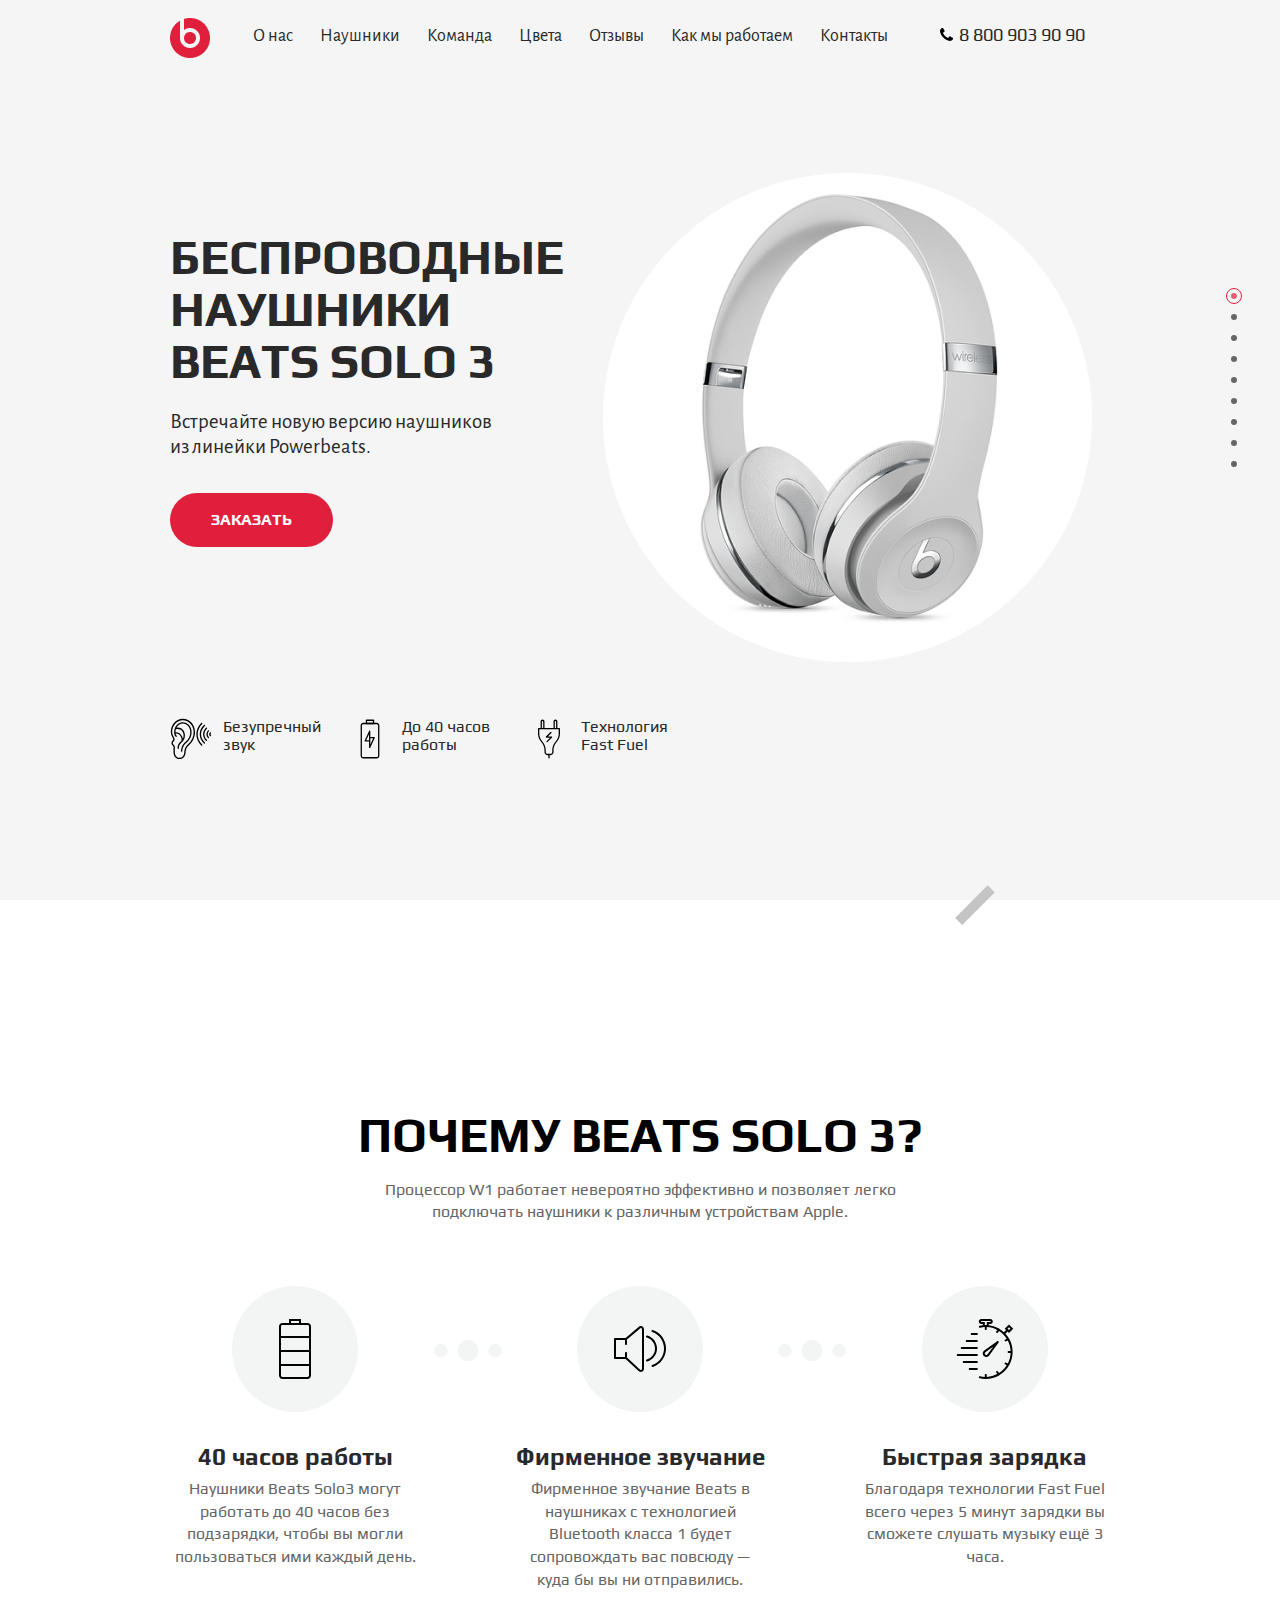
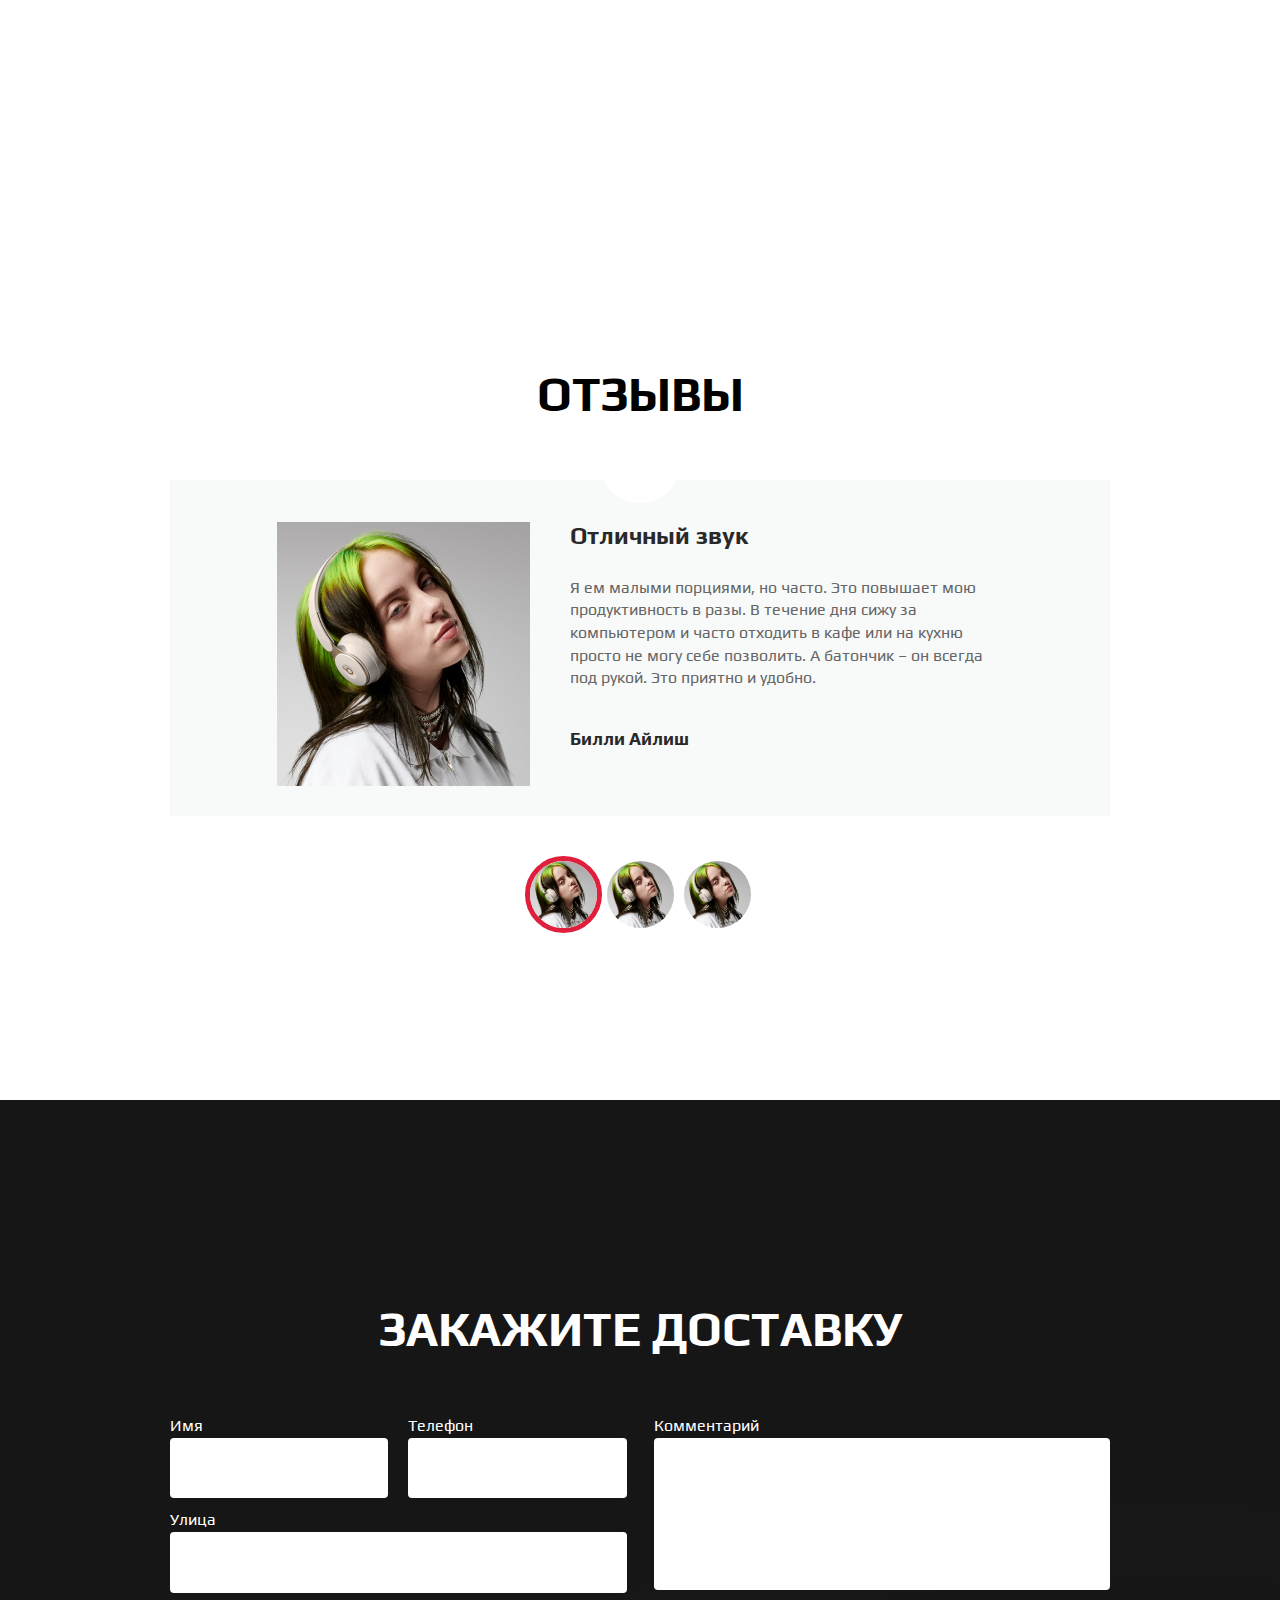
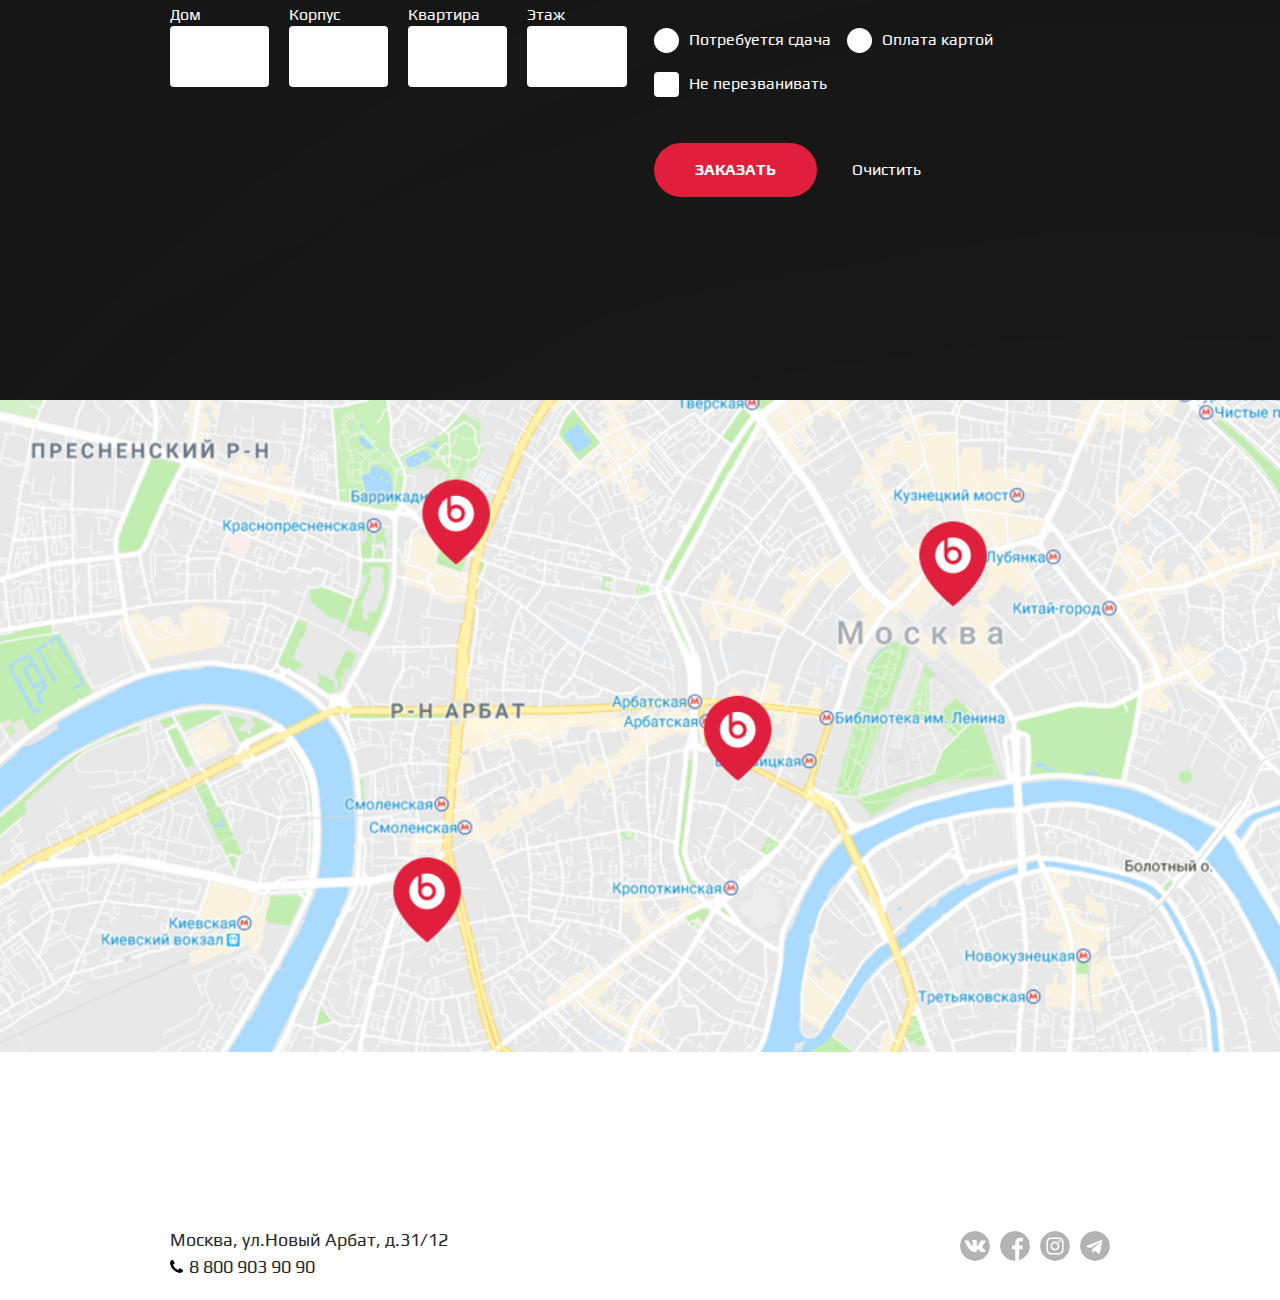
<file: beats-rem/index.html>
<!DOCTYPE html>
<html lang="ru">
<head>
    <meta charset="UTF-8">
    <meta http-equiv="X-UA-Compatible" content="IE=edge">
    <meta name="viewport" content="width=device-width, initial-scale=1.0, shrink-to-fit=no">
    <title>Beats</title>
    <link rel="stylesheet" href="css/normalize.css">
    <link rel="stylesheet" href="css/main.css">
</head>

<body>
    <div class="wrapper">
        <div class="main-content">
            <section class="hero">
                <div class="container hero__container">
                    <header class="header">
                        <img src="./img/logo.png" alt="Beats logo" class="logo header__logo">
                        <nav class="menu">
                            <ul class="menu__list">
                                <li class="menu__item"> <a href="#" class="menu__link">О нас</a> </li>
                                <li class="menu__item"> <a href="#" class="menu__link">Наушники</a> </li>
                                <li class="menu__item"> <a href="#" class="menu__link">Команда</a> </li>
                                <li class="menu__item"> <a href="#" class="menu__link">Цвета</a> </li>
                                <li class="menu__item"> <a href="#" class="menu__link">Отзывы</a> </li>
                                <li class="menu__item"> <a href="#" class="menu__link">Как мы работаем</a> </li>
                                <li class="menu__item"> <a href="#" class="menu__link">Контакты </a> </li>
                            </ul>
                        </nav>
                        <address class="contacts header__contacts">
                            <a href="tel:+78009039090" class="contacts__phone header__contacts-phone">8 800 903 90 90</a>
                        </address>
                        <a href="" class="hamburger-menu">
                            <span class="hamburger-menu__strip"></span>
                            <span class="hamburger-menu__strip"></span>
                            <span class="hamburger-menu__strip"></span>
                        </a>
                    </header>

                    <div class="hero__title-section">
                        <h1 class="hero__main-title">Беспроводные наушники Beats Solo 3</h1>
                        <div class="hero__subtitle">Встречайте новую версию наушников из линейки Powerbeats.</div>
                        <a href="#" class="button">ЗАКАЗАТЬ</a>
                    </div>
                    <div class="hero__icons-section">
                        <ul class="triggers">
                            <li class="triggers__item trigger">
                                <div class="trigger__icon">
                                    <svg class="trigger__img">
                                        <use xlink:href="./svg/sprite.svg#hero-1"></use>
                                   </svg>
                                </div>
                                    <h4 class="trigger__text">Безупречный звук</h3>
                            </li>
                            <li class="triggers__item trigger">
                                <div class="trigger__icon">
                                    <svg class="trigger__img">
                                        <use xlink:href="./svg/sprite.svg#hero-2"></use>
                                   </svg>
                                </div>
                                    <h4 class="trigger__text">До 40 часов работы</h3>
                            </li>
                            <li class="triggers__item trigger">
                                <div class="trigger__icon">
                                    <svg class="trigger__img">
                                        <use xlink:href="./svg/sprite.svg#hero-3"></use>
                                   </svg>                                
                                </div>
                                    <h4 class="trigger__text">Технология Fast Fuel</h3>
                            </li>
                        </ul>
                    </div>  
                </div>
            </section>


            <section class="section benefits-section">
                <div class="container">
                    <div class="topblock">
                        <h2 class="section__title topblock__title">почему beats solo 3?</h2>
                        <h4 class="topblock__subtitle">Процессор W1 работает невероятно эффективно и позволяет легко подключать наушники к различным устройствам Apple.</h3>
                    </div>
                
                    <ul class="benefits">
                        <li class="benefits__item benefit">
                            <div class="benefit__img">
                                <div class="benefit__img-wrapper">
                                    <svg class="benefit__icon">
                                        <use xlink:href="./svg/sprite.svg#feat-1"></use>
                                   </svg>                                
                                </div>                         
                            </div>
                            <div class="benefit__text">
                                <h3 class="benefit__title">40 часов работы</h3>
                                <div class="benefit__desc">
                                    <p>Наушники Beats Solo3 могут работать 
                                        до 40 часов без подзарядки, чтобы вы 
                                        могли пользоваться ими каждый день.
                                    </p>
                                </div>
                            </div>
                        </li>
                        <li class="benefits__item benefit">
                            <div class="benefit__img">
                                <div class="benefit__img-wrapper">
                                    <svg class="benefit__icon">
                                        <use xlink:href="./svg/sprite.svg#feat-2"></use>
                                   </svg>                                 
                                </div>                         
                            </div>
                            <div class="benefit__text">
                                <h3 class="benefit__title">Фирменное звучание</h3>
                                <div class="benefit__desc">
                                    <p>Фирменное звучание Beats в наушниках 
                                        с технологией Bluetooth класса 
                                        1 будет сопровождать вас повсюду — 
                                        куда бы вы ни отправились.
                                    </p>
                                </div>
                            </div>
                        </li>
                        <li class="benefits__item benefit">
                            <div class="benefit__img">
                                <div class="benefit__img-wrapper">
                                    <svg class="benefit__icon">
                                        <use xlink:href="./svg/sprite.svg#feat-3"></use>
                                   </svg>                                 
                                </div>                         
                            </div>
                            <div class="benefit__text">
                                <h3 class="benefit__title">Быстрая зарядка</h3>
                                <div class="benefit__desc">
                                    <p>Благодаря технологии Fast Fuel 
                                        всего через 5 минут зарядки вы 
                                        сможете слушать музыку ещё 3 часа.
                                    </p>
                                </div>
                            </div>
                        </li>
                    </ul>
                </div>
            </section>

            <section class="section reviews-section">
                <div class="container">
                    <h2 class="section__title reviews__section-title">отзывы</h2>
                    <div class="reviews">
                        <div class="reviews__display">
                            <div class="reviews__display-inside">
                                <div class="reviews__avatar">
                                    <img src="./img/avatar1.png" class="reviews__avatar-img" alt="user avatar">
                                </div> 
                                <article class="reviews__content">
                                   <h3 class="reviews__title">Отличный звук</h3>
                                    <div class="reviews__text">
                                        <p> 
                                            Я ем малыми порциями, но часто. Это повышает мою продуктивность в разы. В течение дня сижу за компьютером и часто отходить в кафе или на кухню просто не могу себе позволить. А батончик – он всегда под рукой. Это приятно и удобно.                                
                                        </p>
                                    </div>
                                    <div class="reviews__author-name">Билли Айлиш</div>
                                </article> 
                            </div>
                        </div>
                        <ul class="reviews__switcher">
                            <li class="reviews__switcher-item interactive-avatar interactive-avatar--active">
                                <a href="#" class="interactive-avatar__link">
                                    <img src="./img/avatar1.png" alt="user photo" class="interactive-avatar__img">
                                </a>
                            </li>
                            <li class="reviews__switcher-item interactive-avatar">
                                <a href="#" class="interactive-avatar__link">
                                    <img src="./img/avatar1.png" alt="user photo" class="interactive-avatar__img">
                                </a>
                            </li>
                            <li class="reviews__switcher-item interactive-avatar">
                                <a href="#" class="interactive-avatar__link">
                                    <img src="./img/avatar1.png" alt="user photo" class="interactive-avatar__img">
                                </a>
                            </li>
                        </ul>        
                    </div>
                </div>
            </section>

            <section class="section order-section section--font-white">
                <div class="container">
                    <h2 class="section__title section__title--form">закажите доставку</h2>
                    <form class="form">
    
                        <div class="form__col form__col--one">
                            <div class="form__row">
                                <label class="form__block">
                                    <div class="form__title">Имя</div>
                                    <input type="text" class="form__input">
                                </label>
                                <label class="form__block">
                                    <div class="form__title">Телефон</div>
                                    <input type="tel" class="form__input">
                                </label>
                            </div>
                            <div class="form__row">
                                <label class="form__block">
                                    <div class="form__title">Улица</div>
                                    <input type="text" class="form__input">
                                </label>
                            </div>
                            <div class="form__row">
                                <label class="form__block">
                                    <div class="form__title">Дом</div>
                                    <input type="number" class="form__input">
                                </label>
                                <label class="form__block">
                                    <div class="form__title">Корпус</div>
                                    <input type="text" class="form__input">
                                </label>
                                <label class="form__block">
                                    <div class="form__title">Квартира</div>
                                    <input type="number" class="form__input">
                                </label>
                                <label class="form__block">
                                    <div class="form__title">Этаж</div>
                                    <input type="number" class="form__input">
                                </label>
                            </div>
                        </div>

                        <div class="form__col">
                            <div class="form__row">
                                <label class="form__block">
                                    <div class="form__title">Комментарий</div>
                                    <textarea class="form__input form__input--textarea"></textarea>
                                </label>
                            </div>
                            <div class="form__controls">
                                <label class="radio">
                                    <input type="radio" name="option" class="radio__elem">
                                    <div class="radio__display"></div>
                                    <div class="radio__title">Потребуется сдача</div>
                                </label>
                                <label class="radio">
                                    <input type="radio" name="option" class="radio__elem">
                                    <div class="radio__display"></div>
                                    <div class="radio__title">Оплата картой</div>
                                </label>
                            </div>
                            <div class="form__controls">
                                <label class="radio radio--checkbox">
                                    <input type="checkbox" class="radio__elem">
                                    <div class="radio__display"></div>
                                    <div class="radio__title">Не перезванивать</div>
                                </label>
                            </div> 
                            <div class="form__buttons">
                                <input type="submit" value="ЗАКАЗАТЬ" class="button"></input>
                                <input type="reset" value="Очистить" class="button button--no-bg"></input>
                            </div>
                        </div>
                    </form>
                </div>
            </section>

            <section class="section map-section">
                <div class="map">
                    <img src="./img/map.png" alt="map" class="map__img">
                </div>
                
                    <footer class="footer">
                        <div class="container footer__container-section">                      
                            <div class="footer__col">
                                <address class="contacts">
                                    <div class="contacts__address">Москва, ул.Новый Арбат, д.31/12</div>
                                    <a href="tel:+78009039090" class="contacts__phone">8 800 903 90 90</a>
                                </address> 
                            </div>
                            <div class="footer__col">
                                <ul class="socials socials--footer">
                                    <li class="socials__item">
                                        <a href="#" class="socials__icon socials__icon--vk">
                                            <svg class="socials__img socials__img--vk">
                                                <use xlink:href="./svg/sprite.svg#vk"></use>
                                           </svg>                                        
                                        </a>    
                                    </li>
                                    <li class="socials__item">
                                        <a href="#" class="socials__icon socials__icon--fb">
                                            <svg class="socials__img socials__img--fb">
                                                <use xlink:href="./svg/sprite.svg#fb"></use>
                                           </svg>                                        
                                        </a>    
                                    </li>
                                    <li class="socials__item">
                                        <a href="#" class="socials__icon socials__icon--insta">
                                            <svg class="socials__img socials__img--insta">
                                                <use xlink:href="./svg/sprite.svg#insta"></use>
                                           </svg>                                        
                                        </a>    
                                    </li>
                                    <li class="socials__item">
                                        <a href="#" class="socials__icon socials__icon--telegram">
                                            <svg class="socials__img socials__img--telegram">
                                                <use xlink:href="./svg/sprite.svg#telega"></use>
                                           </svg>                                        
                                        </a>    
                                    </li>
                                </ul>
                            </div>    
                        </div>
                    </footer>
            </section>

        </div>
    </div>
 
    <nav class="fixed-menu">
        <ul class="fixed-menu__list">
            <li class="fixed-menu__item fixed-menu__item--active"> <a href="" class="fixed-menu__link"></a> </li>
            <li class="fixed-menu__item"> <a href="" class="fixed-menu__link"></a> </li>
            <li class="fixed-menu__item"> <a href="" class="fixed-menu__link"></a> </li>
            <li class="fixed-menu__item"> <a href="" class="fixed-menu__link"></a> </li>
            <li class="fixed-menu__item"> <a href="" class="fixed-menu__link"></a> </li>
            <li class="fixed-menu__item"> <a href="" class="fixed-menu__link"></a> </li>
            <li class="fixed-menu__item"> <a href="" class="fixed-menu__link"></a> </li>
            <li class="fixed-menu__item"> <a href="" class="fixed-menu__link"></a> </li>
            <li class="fixed-menu__item"> <a href="" class="fixed-menu__link"></a> </li>
        </ul>
    </nav>

</body>
</html>
</file>
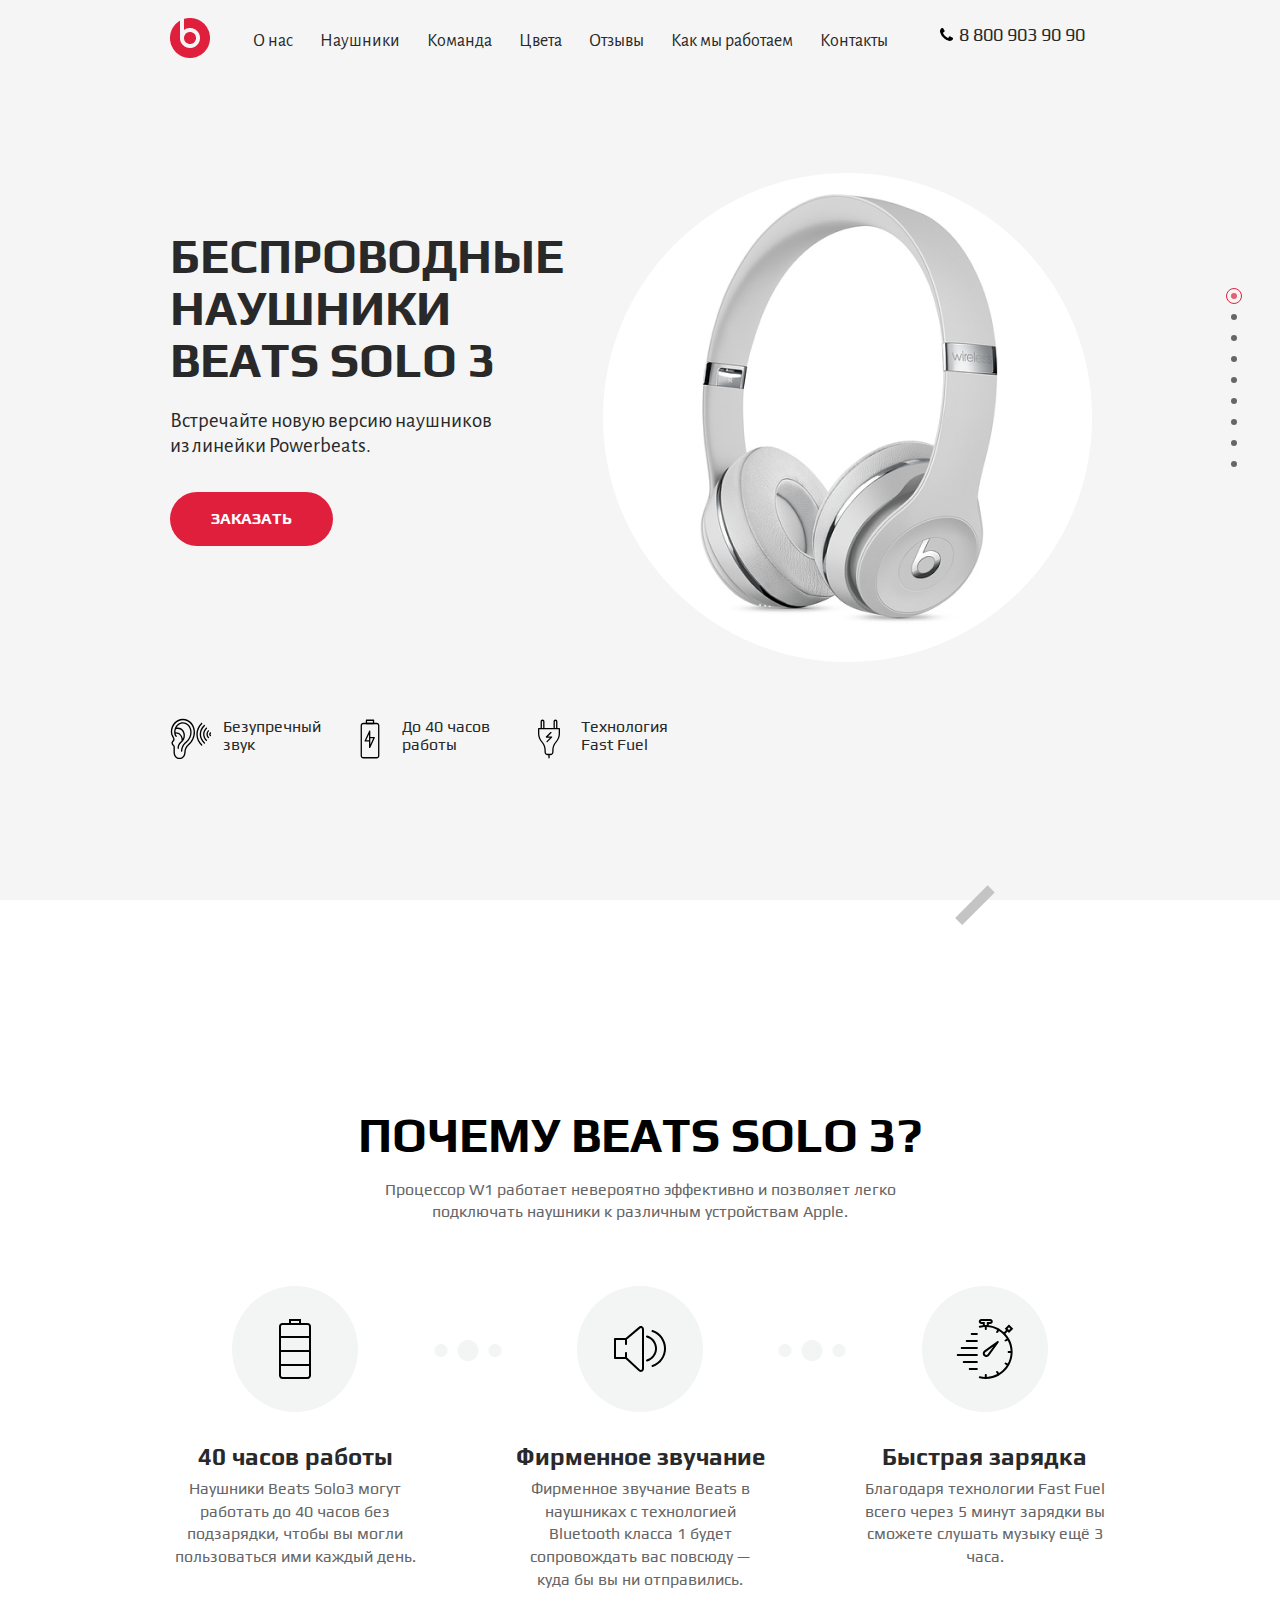
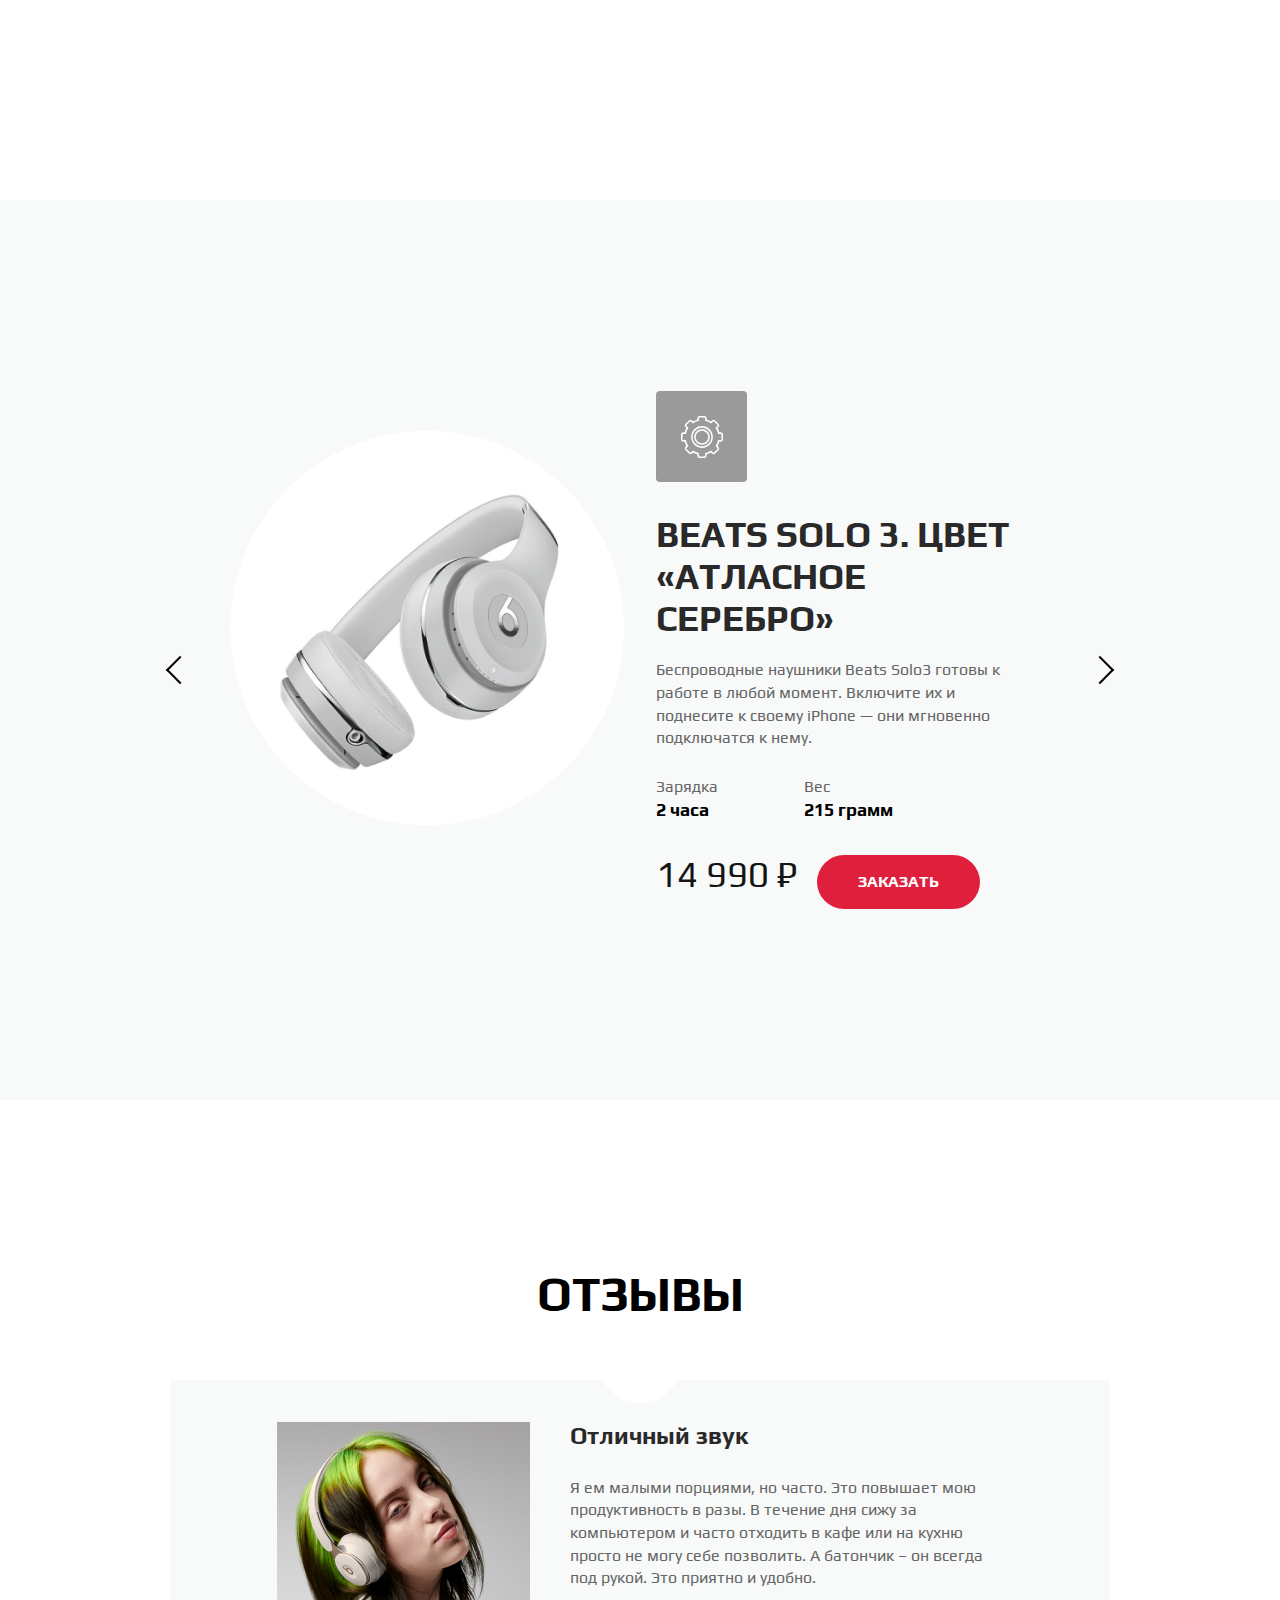
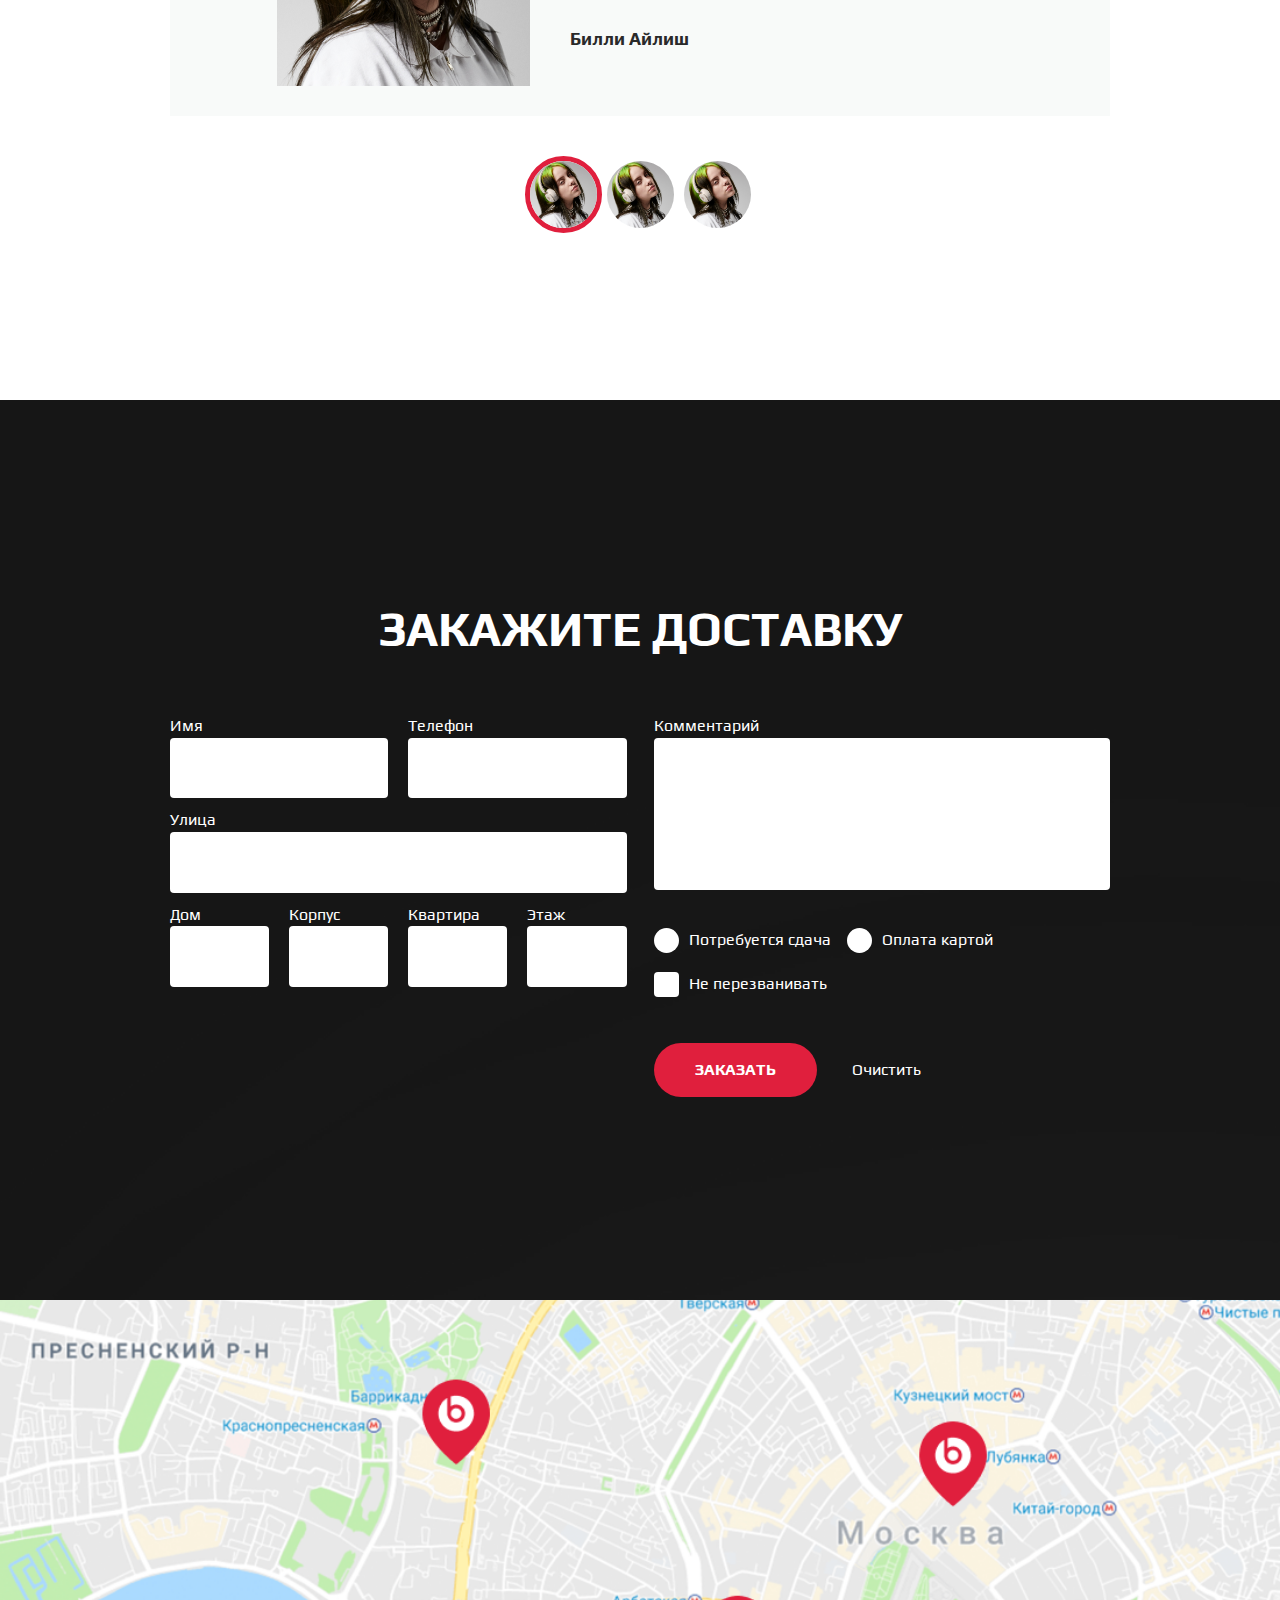
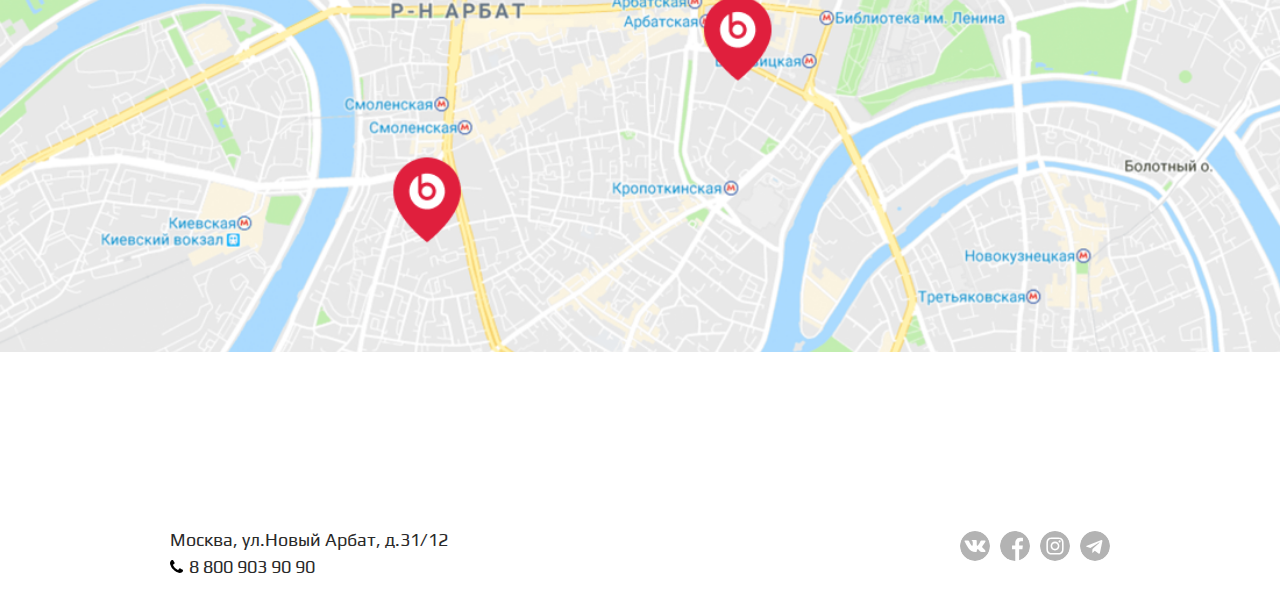
<file: beats3.0/index.html>
<!DOCTYPE html>
<html lang="ru">
<head>
    <meta charset="UTF-8">
    <meta http-equiv="X-UA-Compatible" content="IE=edge">
    <meta name="viewport" content="width=device-width, initial-scale=1.0, shrink-to-fit=no">
    <title>Beats</title>
    <link rel="stylesheet" href="css/normalize.css">
    <link rel="stylesheet" href="css/main.css">
</head>

<body id="body">
    <div class="wrapper">
        <div class="main-content">
            <section class="hero">
                <div class="container hero__container">
                    <header class="header">
                        <img src="./img/logo.png" alt="Beats logo" class="logo header__logo">
                        <nav class="menu">
                            <ul class="menu__list">
                                <li class="menu__item"> <a href="#" class="menu__link">О нас</a> </li>
                                <li class="menu__item"> <a href="#" class="menu__link">Наушники</a> </li>
                                <li class="menu__item"> <a href="#" class="menu__link">Команда</a> </li>
                                <li class="menu__item"> <a href="#" class="menu__link">Цвета</a> </li>
                                <li class="menu__item"> <a href="#" class="menu__link">Отзывы</a> </li>
                                <li class="menu__item"> <a href="#" class="menu__link">Как мы работаем</a> </li>
                                <li class="menu__item"> <a href="#" class="menu__link">Контакты </a> </li>
                            </ul>
                        </nav>
                        <address class="contacts header__contacts">
                            <a href="tel:+78009039090" class="contacts__phone header__contacts-phone">8 800 903 90 90</a>
                        </address>
                        <a href="#" class="hamburger-menu" id="hamburger-menu">
                            <span class="hamburger-menu__strip"></span>
                            <span class="hamburger-menu__strip"></span>
                            <span class="hamburger-menu__strip"></span>
                        </a>
                    </header>

                    <div class="hero__title-section">
                        <h1 class="hero__main-title">Беспроводные наушники Beats Solo 3</h1>
                        <div class="hero__subtitle">Встречайте новую версию наушников из линейки Powerbeats.</div>
                        <a href="#" class="button">ЗАКАЗАТЬ</a>
                    </div>
                    <div class="hero__icons-section">
                        <ul class="triggers">
                            <li class="triggers__item trigger">
                                <div class="trigger__icon">
                                    <svg class="trigger__img">
                                        <use xlink:href="./svg/sprite.svg#hero-1"></use>
                                   </svg>
                                </div>
                                    <h4 class="trigger__text">Безупречный звук</h3>
                            </li>
                            <li class="triggers__item trigger">
                                <div class="trigger__icon">
                                    <svg class="trigger__img">
                                        <use xlink:href="./svg/sprite.svg#hero-2"></use>
                                   </svg>
                                </div>
                                    <h4 class="trigger__text">До 40 часов работы</h3>
                            </li>
                            <li class="triggers__item trigger">
                                <div class="trigger__icon">
                                    <svg class="trigger__img">
                                        <use xlink:href="./svg/sprite.svg#hero-3"></use>
                                   </svg>                                
                                </div>
                                    <h4 class="trigger__text">Технология Fast Fuel</h3>
                            </li>
                        </ul>
                    </div>  
                </div>
            </section>


            <section class="section benefits-section">
                <div class="container">
                    <div class="topblock">
                        <h2 class="section__title topblock__title">почему beats solo 3?</h2>
                        <h4 class="topblock__subtitle">Процессор W1 работает невероятно эффективно и позволяет легко подключать наушники к различным устройствам Apple.</h3>
                    </div>
                
                    <ul class="benefits">
                        <li class="benefits__item benefit">
                            <div class="benefit__img">
                                <div class="benefit__img-wrapper">
                                    <svg class="benefit__icon">
                                        <use xlink:href="./svg/sprite.svg#feat-1"></use>
                                   </svg>                                
                                </div>                         
                            </div>
                            <div class="benefit__text">
                                <h3 class="benefit__title">40 часов работы</h3>
                                <div class="benefit__desc">
                                    <p>Наушники Beats Solo3 могут работать 
                                        до 40 часов без подзарядки, чтобы вы 
                                        могли пользоваться ими каждый день.
                                    </p>
                                </div>
                            </div>
                        </li>
                        <li class="benefits__item benefit">
                            <div class="benefit__img">
                                <div class="benefit__img-wrapper">
                                    <svg class="benefit__icon">
                                        <use xlink:href="./svg/sprite.svg#feat-2"></use>
                                   </svg>                                 
                                </div>                         
                            </div>
                            <div class="benefit__text">
                                <h3 class="benefit__title">Фирменное звучание</h3>
                                <div class="benefit__desc">
                                    <p>Фирменное звучание Beats в наушниках 
                                        с технологией Bluetooth класса 
                                        1 будет сопровождать вас повсюду — 
                                        куда бы вы ни отправились.
                                    </p>
                                </div>
                            </div>
                        </li>
                        <li class="benefits__item benefit">
                            <div class="benefit__img">
                                <div class="benefit__img-wrapper">
                                    <svg class="benefit__icon">
                                        <use xlink:href="./svg/sprite.svg#feat-3"></use>
                                   </svg>                                 
                                </div>                         
                            </div>
                            <div class="benefit__text">
                                <h3 class="benefit__title">Быстрая зарядка</h3>
                                <div class="benefit__desc">
                                    <p>Благодаря технологии Fast Fuel 
                                        всего через 5 минут зарядки вы 
                                        сможете слушать музыку ещё 3 часа.
                                    </p>
                                </div>
                            </div>
                        </li>
                    </ul>
                </div>
            </section>

            <section class="section slider-section">
                <div class="container products-slider__container">
                    <div class="products-slider">

                        <ul class="products">
                            <li class="products__item product">
                                <div class="product__container">
                                    <div class="product-slider__arrows">
                                        <a href="#" class="product-slider__arrow product-slider__arrow--left"></a>
                                        <a href="#" class="product-slider__arrow product-slider__arrow--right"></a>
                                    </div>
                                    <div class="product__col product__col--left">
                                        <img src="./img/slider-photo/slider-silver.png" alt="наушники beats solo 3" class="product__photo">
                                    </div>
                                    <div class="product__col">
                                        <div class="product__features">
                                            <svg class="product__features-img">
                                                <use xlink:href="./svg/sprite.svg#gear-1"></use>
                                           </svg>
                                        
                                            <div class="product-dropdown">
                                                <ul class="product-dropdown__list">
                                                    <li class="product-dropdown__item">
                                                        <div class="product-dropdown__col">
                                                            <svg class="product-dropdown__icon">
                                                                <use xlink:href="./svg/sprite.svg#bluetooth"></use>
                                                            </svg>
                                                            <div class="product-dropdown__text">Bluetooth</div>
                                                        </div>
                                                    <div class="product-dropdown__value">4.0</div>
                                                    </li>
                                                    <li class="product-dropdown__item">
                                                        <div class="product-dropdown__col">
                                                            <svg class="product-dropdown__icon">
                                                                <use xlink:href="./svg/sprite.svg#road"></use>
                                                            </svg>
                                                            <div class="product-dropdown__text">Дальность</div>
                                                        </div>
                                                    <div class="product-dropdown__value">12 м</div>
                                                    </li>
                                                    <li class="product-dropdown__item">
                                                        <div class="product-dropdown__col">
                                                            <svg class="product-dropdown__icon">
                                                                <use xlink:href="./svg/sprite.svg#charger"></use>
                                                            </svg>
                                                            <div class="product-dropdown__text">Зарядка</div>
                                                        </div>
                                                    <div class="product-dropdown__value">3 ч</div>
                                                    </li>
                                                    <li class="product-dropdown__item">
                                                        <div class="product-dropdown__col">
                                                            <svg class="product-dropdown__icon">
                                                                <use xlink:href="./svg/sprite.svg#kg"></use>
                                                            </svg>
                                                            <div class="product-dropdown__text">Вес</div>
                                                        </div>
                                                    <div class="product-dropdown__value">215гр</div>
                                                    </li>
                                                    <li class="product-dropdown__item">
                                                        <div class="product-dropdown__col">
                                                            <svg class="product-dropdown__icon">
                                                                <use xlink:href="./svg/sprite.svg#patent"></use>
                                                            </svg>
                                                            <div class="product-dropdown__text">Гарантия</div>
                                                        </div>
                                                    <div class="product-dropdown__value">1 год</div>
                                                    </li> 
                                                </ul>
                                            </div>
                                        </div>
                                        <div class="product__title">beats solo 3. цвет «атласное серебро»</div>
                                            <div class="product__desc">
                                                <div class="product__desk-main">
                                                    <div class="product__text">
                                                        <p>Беспроводные наушники Beats Solo3 готовы к работе в любой момент. Включите их и поднесите
                                                            к своему iPhone — они мгновенно подключатся к нему.</p>
                                                    </div>
                                                    <ul class="main-features">
                                                        <li class="main-feature">
                                                            <div class="main-feature__title">Зарядка</div>
                                                            <div class="main-feature__desc">2  часа</div>
                                                        </li>
                                                        <li class="main-feature">
                                                            <div class="main-feature__title">Вес</div>
                                                            <div class="main-feature__desc">215 грамм</div>
                                                        </li>
                                                    </ul>
                                                </div>
                                                <div class="product__price">14 990 ₽</div>
                                                <a href="#" class="button">ЗАКАЗАТЬ</a>
                                            </div>
                                    </div>
                                </div>
                            </li>
                        </ul>

                    </div>
                </div>
            </section>    

            <section class="section reviews-section">
                <div class="container">
                    <h2 class="section__title reviews__section-title">отзывы</h2>
                    <div class="reviews">
                        <div class="reviews__display">
                            <div class="reviews__display-inside">
                                <div class="reviews__avatar">
                                    <img src="./img/avatar1.png" class="reviews__avatar-img" alt="user avatar">
                                </div> 
                                <article class="reviews__content">
                                   <h3 class="reviews__title">Отличный звук</h3>
                                    <div class="reviews__text">
                                        <p> 
                                            Я ем малыми порциями, но часто. Это повышает мою продуктивность в разы. В течение дня сижу за компьютером и часто отходить в кафе или на кухню просто не могу себе позволить. А батончик – он всегда под рукой. Это приятно и удобно.                                
                                        </p>
                                    </div>
                                    <div class="reviews__author-name">Билли Айлиш</div>
                                </article> 
                            </div>
                        </div>
                        <ul class="reviews__switcher">
                            <li class="reviews__switcher-item interactive-avatar interactive-avatar--active">
                                <a href="#" class="interactive-avatar__link">
                                    <img src="./img/avatar1.png" alt="user photo" class="interactive-avatar__img">
                                </a>
                            </li>
                            <li class="reviews__switcher-item interactive-avatar">
                                <a href="#" class="interactive-avatar__link">
                                    <img src="./img/avatar1.png" alt="user photo" class="interactive-avatar__img">
                                </a>
                            </li>
                            <li class="reviews__switcher-item interactive-avatar">
                                <a href="#" class="interactive-avatar__link">
                                    <img src="./img/avatar1.png" alt="user photo" class="interactive-avatar__img">
                                </a>
                            </li>
                        </ul>        
                    </div>
                </div>
            </section>

            <section class="section order-section section--font-white">
                <div class="container">
                    <h2 class="section__title section__title--form">закажите доставку</h2>
                    <form class="form">
                        <div class="form__col form__col--one">
                            <div class="form__row">
                                <label class="form__block">
                                    <div class="form__title">Имя</div>
                                    <input type="text" class="form__input">
                                </label>
                                <label class="form__block">
                                    <div class="form__title">Телефон</div>
                                    <input type="tel" class="form__input">
                                </label>
                            </div>
                            <div class="form__row">
                                <label class="form__block">
                                    <div class="form__title">Улица</div>
                                    <input type="text" class="form__input">
                                </label>
                            </div>
                            <div class="form__row">
                                <label class="form__block">
                                    <div class="form__title">Дом</div>
                                    <input type="number" class="form__input">
                                </label>
                                <label class="form__block">
                                    <div class="form__title">Корпус</div>
                                    <input type="text" class="form__input">
                                </label>
                                <label class="form__block">
                                    <div class="form__title">Квартира</div>
                                    <input type="number" class="form__input">
                                </label>
                                <label class="form__block">
                                    <div class="form__title">Этаж</div>
                                    <input type="number" class="form__input">
                                </label>
                            </div>
                        </div>

                        <div class="form__col">
                            <div class="form__row">
                                <label class="form__block">
                                    <div class="form__title">Комментарий</div>
                                    <textarea class="form__input form__input--textarea"></textarea>
                                </label>
                            </div>
                            <div class="form__controls">
                                <label class="radio">
                                    <input type="radio" name="option" class="radio__elem">
                                    <div class="radio__display"></div>
                                    <div class="radio__title">Потребуется сдача</div>
                                </label>
                                <label class="radio">
                                    <input type="radio" name="option" class="radio__elem">
                                    <div class="radio__display"></div>
                                    <div class="radio__title">Оплата картой</div>
                                </label>
                            </div>
                            <div class="form__controls">
                                <label class="radio radio--checkbox">
                                    <input type="checkbox" class="radio__elem">
                                    <div class="radio__display"></div>
                                    <div class="radio__title">Не перезванивать</div>
                                </label>
                            </div> 
                            <div class="form__buttons">
                                <input type="submit" value="ЗАКАЗАТЬ" class="button"></input>
                                <input type="reset" value="Очистить" class="button button--no-bg"></input>
                            </div>
                        </div>
                    </form>
                </div>
            </section>

            <section class="section map-section">
                <div class="map">
                    <img src="./img/map.png" alt="map" class="map__img">
                </div>
                
                    <footer class="footer">
                        <div class="container footer__container-section">                      
                            <div class="footer__col">
                                <address class="contacts">
                                    <div class="contacts__address">Москва, ул.Новый Арбат, д.31/12</div>
                                    <a href="tel:+78009039090" class="contacts__phone">8 800 903 90 90</a>
                                </address> 
                            </div>
                            <div class="footer__col">
                                <ul class="socials socials--footer">
                                    <li class="socials__item">
                                        <a href="#" class="socials__icon socials__icon--vk">
                                            <svg class="socials__img socials__img--vk">
                                                <use xlink:href="./svg/sprite.svg#vk"></use>
                                           </svg>                                        
                                        </a>    
                                    </li>
                                    <li class="socials__item">
                                        <a href="#" class="socials__icon socials__icon--fb">
                                            <svg class="socials__img socials__img--fb">
                                                <use xlink:href="./svg/sprite.svg#fb"></use>
                                           </svg>                                        
                                        </a>    
                                    </li>
                                    <li class="socials__item">
                                        <a href="#" class="socials__icon socials__icon--insta">
                                            <svg class="socials__img socials__img--insta">
                                                <use xlink:href="./svg/sprite.svg#insta"></use>
                                           </svg>                                        
                                        </a>    
                                    </li>
                                    <li class="socials__item">
                                        <a href="#" class="socials__icon socials__icon--telegram">
                                            <svg class="socials__img socials__img--telegram">
                                                <use xlink:href="./svg/sprite.svg#telega"></use>
                                           </svg>                                        
                                        </a>    
                                    </li>
                                </ul>
                            </div>    
                        </div>
                    </footer>
            </section>

        </div>
    </div>

    <div class="fullscreen-menu" id= "active">
        <a href="#" class="fullscreen-menu__close"> <div class="fullscreen-menu__cross"></div> </a>
        <nav class="menu menu--vertical">
            <ul class="menu__list">
                <li class="menu__item"> <a href="#" class="menu__link">О нас</a> </li>
                <li class="menu__item"> <a href="#" class="menu__link">Наушники</a> </li>
                <li class="menu__item"> <a href="#" class="menu__link">Команда</a> </li>
                <li class="menu__item"> <a href="#" class="menu__link">Цвета</a> </li>
                <li class="menu__item"> <a href="#" class="menu__link">Отзывы</a> </li>
                <li class="menu__item"> <a href="#" class="menu__link">Как мы работаем</a> </li>
                <li class="menu__item"> <a href="#" class="menu__link">Контакты </a> </li>
            </ul>
        </nav>
    </div>
    
    <nav class="fixed-menu">
        <ul class="fixed-menu__list">
            <li class="fixed-menu__item fixed-menu__item--active"> <a href="" class="fixed-menu__link"></a> </li>
            <li class="fixed-menu__item"> <a href="" class="fixed-menu__link"></a> </li>
            <li class="fixed-menu__item"> <a href="" class="fixed-menu__link"></a> </li>
            <li class="fixed-menu__item"> <a href="" class="fixed-menu__link"></a> </li>
            <li class="fixed-menu__item"> <a href="" class="fixed-menu__link"></a> </li>
            <li class="fixed-menu__item"> <a href="" class="fixed-menu__link"></a> </li>
            <li class="fixed-menu__item"> <a href="" class="fixed-menu__link"></a> </li>
            <li class="fixed-menu__item"> <a href="" class="fixed-menu__link"></a> </li>
            <li class="fixed-menu__item"> <a href="" class="fixed-menu__link"></a> </li>
        </ul>
    </nav>
    <script src="./fullscreen-menu-js.js"></script>
</body>
</html>
</file>
<file: beats-rem/css/main.css>
/*! normalize.css v8.0.1 | MIT License | github.com/necolas/normalize.css */@import url("https://fonts.googleapis.com/css2?family=Alegreya+Sans:wght@400;700&display=swap");@import url("https://fonts.googleapis.com/css2?family=Play:wght@400;700&display=swap");html{line-height:1.15;-webkit-text-size-adjust:100%}body{margin:0}main{display:block}h1{font-size:2em;margin:0.67em 0}hr{-webkit-box-sizing:content-box;box-sizing:content-box;height:0;overflow:visible}pre{font-family:monospace,monospace;font-size:1em}a{background-color:transparent}abbr[title]{border-bottom:none;text-decoration:underline;-webkit-text-decoration:underline dotted;text-decoration:underline dotted}b,strong{font-weight:bolder}code,kbd,samp{font-family:monospace,monospace;font-size:1em}small{font-size:80%}sub,sup{font-size:75%;line-height:0;position:relative;vertical-align:baseline}sub{bottom:-0.25em}sup{top:-0.5em}img{border-style:none}button,input,optgroup,select,textarea{font-family:inherit;font-size:100%;line-height:1.15;margin:0}button,input{overflow:visible}button,select{text-transform:none}[type=button],[type=reset],[type=submit],button{-webkit-appearance:button}[type=button]::-moz-focus-inner,[type=reset]::-moz-focus-inner,[type=submit]::-moz-focus-inner,button::-moz-focus-inner{border-style:none;padding:0}[type=button]:-moz-focusring,[type=reset]:-moz-focusring,[type=submit]:-moz-focusring,button:-moz-focusring{outline:0.0625rem dotted ButtonText}fieldset{padding:0.35em 0.75em 0.625em}legend{-webkit-box-sizing:border-box;box-sizing:border-box;color:inherit;display:table;max-width:100%;padding:0;white-space:normal}progress{vertical-align:baseline}textarea{overflow:auto}[type=checkbox],[type=radio]{-webkit-box-sizing:border-box;box-sizing:border-box;padding:0}[type=number]::-webkit-inner-spin-button,[type=number]::-webkit-outer-spin-button{height:auto}[type=search]{-webkit-appearance:textfield;outline-offset:-0.125rem}[type=search]::-webkit-search-decoration{-webkit-appearance:none}::-webkit-file-upload-button{-webkit-appearance:button;font:inherit}details{display:block}summary{display:list-item}template{display:none}[hidden]{display:none}html{font-size:16px}@media screen and (max-width:768px){html{font-size:15px}}@media screen and (max-width:480px){html{font-size:14px}}body,html{height:100%}body{font-family:"Play",sans-serif;color:#666666;line-height:1.42;background:#FFFFFF;-webkit-font-smoothing:antialiased;-moz-osx-font-smoothing:grayscale;position:relative}.wrapper{position:relative;overflow:hidden;width:100%;min-height:100%;display:-webkit-box;display:-ms-flexbox;display:flex;-webkit-box-orient:vertical;-webkit-box-direction:normal;-ms-flex-direction:column;flex-direction:column}.wrapper__content{-webkit-box-flex:1;-ms-flex:1;flex:1}.container{margin:0 auto;width:95%;max-width:940px;position:relative}*{-webkit-box-sizing:border-box;box-sizing:border-box}img{display:block;max-width:100%}h1,h2,h3,h4,h5,h6,p{margin:0;font-weight:normal}p{padding:0}h1{font-size:3rem;text-transform:uppercase}@media screen and (max-width:480px){h1{font-size:2rem}}h2{font-size:3rem}@media screen and (max-width:480px){h2{font-size:2rem;line-height:2.25rem}}h3{font-size:1.5rem}h4{font-size:1rem}h1,h2{font-weight:700}h2{color:#000}h1,h3{color:#292929}ul{margin:0;padding:0}ul li{list-style:none}a{color:inherit;text-decoration:none}.hero{background-color:#F5F5F5;height:100vh;min-height:40.625rem;color:#292929;position:relative}.hero__title-section{width:42%;-webkit-box-align:center;-ms-flex-align:center;align-items:center}@media screen and (max-width:768px){.hero__title-section{width:100%;-webkit-box-flex:1;-ms-flex:1;flex:1;display:-webkit-box;display:-ms-flexbox;display:flex;-webkit-box-orient:vertical;-webkit-box-direction:normal;-ms-flex-direction:column;flex-direction:column;-webkit-box-pack:center;-ms-flex-pack:center;justify-content:center;-webkit-box-align:center;-ms-flex-align:center;align-items:center;text-align:center}.hero__title-section:before{content:"";width:20.1875rem;height:20.1875rem;background:url("../img/hero-tablets.png") center center/contain no-repeat;margin-bottom:3.75rem}}@media screen and (max-width:768px) and (max-width:480px){.hero__title-section:before{margin-bottom:3.125rem}}.hero__container{background:url("../img/hero-img.png") right 4% top 42% no-repeat;display:-webkit-box;display:-ms-flexbox;display:flex;-webkit-box-orient:vertical;-webkit-box-direction:normal;-ms-flex-direction:column;flex-direction:column;-webkit-box-pack:justify;-ms-flex-pack:justify;justify-content:space-between;height:100%;padding:1.5rem 0 8.75rem}@media screen and (max-width:768px){.hero__container{background:none}}.hero__main-title{line-height:3.25rem;margin-bottom:1.375rem}@media screen and (max-width:768px){.hero__main-title{padding:0 6%;margin-bottom:0.625rem}}@media screen and (max-width:480px){.hero__main-title{padding:0 15%;margin-bottom:0.875rem;line-height:2.25rem}}.hero__subtitle{font-family:"Alegreya Sans",sans-serif;line-height:1.5625rem;margin-bottom:2.125rem;font-size:1.3125rem;font-weight:400;font-style:normal;width:85%}@media screen and (max-width:768px){.hero__subtitle{padding:0 16%}}@media screen and (max-width:480px){.hero__subtitle{padding:0 11%;margin-bottom:1.625rem}}.hero:after{content:"";position:absolute;right:22%;width:2.895rem;height:0.64875rem;display:block;background:#C4C4C4;-webkit-transform:rotate(-45deg);transform:rotate(-45deg)}@media screen and (max-width:768px){.hero__icons-section{display:none}}.header{display:-webkit-box;display:-ms-flexbox;display:flex;-webkit-box-align:start;-ms-flex-align:start;align-items:flex-start;-webkit-box-pack:justify;-ms-flex-pack:justify;justify-content:space-between}.header__logo{margin-right:-0.625rem;margin-top:-0.375rem}.header__contacts{margin-right:1.5625rem}.contacts__phone.header__contacts-phone{white-space:nowrap}@media screen and (max-width:768px){.contacts__phone.header__contacts-phone{display:none}}.menu{margin:0 1.875rem}@media screen and (max-width:768px){.menu{display:none}}.menu__list{display:-webkit-box;display:-ms-flexbox;display:flex;-webkit-box-align:center;-ms-flex-align:center;align-items:center;font-size:1.125rem;font-family:"Alegreya Sans",sans-serif;-ms-flex-wrap:wrap;flex-wrap:wrap;-webkit-box-pack:center;-ms-flex-pack:center;justify-content:center}.menu__item{margin-right:1.6875rem;margin-bottom:0.625rem;-webkit-transition:color 0.3s;transition:color 0.3s}.menu__item:last-child{margin-right:0}.menu__item:hover{color:#E01F3D}.menu__link{white-space:nowrap}.hamburger-menu{width:26px;height:22px;-webkit-box-orient:vertical;-webkit-box-direction:normal;-ms-flex-direction:column;flex-direction:column;-webkit-box-pack:justify;-ms-flex-pack:justify;justify-content:space-between;display:none}@media screen and (max-width:768px){.hamburger-menu{display:-webkit-inline-box;display:-ms-inline-flexbox;display:inline-flex}}.hamburger-menu__strip{display:block;background:#292929;height:4px;border-radius:10px}.triggers{display:-webkit-box;display:-ms-flexbox;display:flex}.triggers__item{margin-right:0.75rem}.triggers__item:last-child{margin-right:0}.trigger{display:-webkit-box;display:-ms-flexbox;display:flex}.trigger__img{width:2.625rem;height:2.625rem}.trigger__icon{width:2.625rem;height:2.625rem;margin-right:0.6875rem}.trigger__text{max-width:7.125rem;line-height:1.125rem}.button{display:inline-block;background:#E01F3D;border-radius:6.25rem;padding:1.125rem 2.5625rem;color:#fff;font-weight:700;font-size:1rem;text-transform:uppercase;line-height:1.125rem;border:none;cursor:pointer;-webkit-transition:background-color 0.3s,color 0.3s;transition:background-color 0.3s,color 0.3s}.button:hover{background:#CA1B36}.button--no-bg{background:transparent;font-weight:400;text-transform:capitalize;padding:1.125rem 0.6875rem;margin-left:1.25rem}.button--no-bg:hover{color:#E01F3D;background:transparent}.section{height:100vh;min-height:40.625rem;display:-webkit-box;display:-ms-flexbox;display:flex;-webkit-box-orient:vertical;-webkit-box-direction:normal;-ms-flex-direction:column;flex-direction:column;-webkit-box-pack:center;-ms-flex-pack:center;justify-content:center;position:relative}.section__title{line-height:3.25rem;text-align:center;text-transform:uppercase;margin-bottom:3.75rem}.section__title--form{color:#fff}@media screen and (max-width:768px){.section__title--form{margin-bottom:2.1875rem}}.section--font-white{color:#fff}.section--font-white:before{content:"";width:100%;height:100%;position:absolute;left:0rem;top:0rem;display:block;background:url(../img/form-img.png);z-index:-10}.topblock{text-align:center;margin-bottom:3.875rem}.topblock__subtitle{padding:0 20%}@media screen and (max-width:768px){.topblock__subtitle{padding:0 16%}}@media screen and (max-width:480px){.topblock__subtitle{padding:0 11%}}.topblock__title{margin-bottom:1.125rem}.benefits{display:-webkit-box;display:-ms-flexbox;display:flex}@media screen and (max-width:480px){.benefits{-webkit-box-orient:vertical;-webkit-box-direction:normal;-ms-flex-direction:column;flex-direction:column}}.benefits__item{-webkit-box-flex:1;-ms-flex:1;flex:1;padding:0 5%;position:relative}@media screen and (max-width:768px){.benefits__item{padding:0 0.7%}}@media screen and (max-width:480px){.benefits__item{padding:0;margin-bottom:1.5rem}}.benefits__item:before{content:url("../img/benefits-icon/decor-benefits.png");position:absolute;top:3.375rem;right:0;-webkit-transform:translate(50%);transform:translate(50%)}@media screen and (max-width:768px){.benefits__item:before{display:none}}.benefits__item:first-child{padding-left:0}.benefits__item:last-child{padding-right:0}.benefits__item:last-child:before{display:none}.benefit{text-align:center}@media screen and (max-width:480px){.benefit{display:-webkit-box;display:-ms-flexbox;display:flex;text-align:left}}.benefit__img-wrapper{display:inline-block;width:7.875rem;height:7.875rem;position:relative;background:#F2F5F4;border-radius:50%;overflow:hidden;margin-bottom:1.5rem}@media screen and (max-width:480px){.benefit__img-wrapper{margin-bottom:0;margin-right:0.75rem}}.benefit__icon{width:4.25rem;height:4.25rem;position:absolute;top:50%;left:50%;-webkit-transform:translate(-50%,-50%);transform:translate(-50%,-50%)}.benefit__title{font-weight:700;font-size:1.5rem;line-height:1.75rem;margin-bottom:0.4375rem}.reviews__display{background:#F8FAF9;padding:2.625rem 6.6875rem 1.875rem;margin-bottom:2.5rem;overflow:hidden;position:relative}@media screen and (max-width:768px){.reviews__display{padding:3.75rem 2.5rem 2.5rem}}.reviews__display:before{content:"";display:block;width:5.1875rem;height:5.1875rem;border-radius:50%;background:#fff;position:absolute;left:50%;-webkit-transform:translateX(-50%);transform:translateX(-50%);top:-3.75rem}@media screen and (max-width:480px){.reviews__display:before{display:none}}.reviews__display-inside{display:-webkit-box;display:-ms-flexbox;display:flex}@media screen and (max-width:768px){.reviews__display-inside{-webkit-box-orient:vertical;-webkit-box-direction:normal;-ms-flex-direction:column;flex-direction:column;text-align:center;-webkit-box-align:center;-ms-flex-align:center;align-items:center}}@media screen and (max-width:768px){.reviews__section-title{margin-bottom:1.25rem}}@media screen and (max-width:480px){.reviews__section-title{margin-bottom:1.25rem}}.reviews__avatar{width:15.8125rem;height:16.5rem}@media screen and (max-width:768px){.reviews__avatar{width:8.125rem;height:8.125rem;margin-bottom:2.1875rem}}.reviews__avatar-img{-o-object-fit:cover;object-fit:cover;width:100%;height:100%;margin-right:2.5rem}.reviews__content{-webkit-box-flex:1;-ms-flex:1;flex:1;margin-left:2.5rem}@media screen and (max-width:768px){.reviews__content{margin-left:0rem}}.reviews__title{font-weight:700;line-height:1.75rem;margin-bottom:1.6875rem}@media screen and (max-width:768px){.reviews__title{margin-bottom:1.25rem}}.reviews__text{margin-bottom:2.375rem}@media screen and (max-width:768px){.reviews__text{margin-bottom:2.1875rem}}@media screen and (max-width:480px){.reviews__text{margin-bottom:0.875rem;padding:0 1%}}.reviews__author-name{font-weight:700;font-size:1.125rem;line-height:1.3125rem;color:#292929}.reviews__switcher{display:-webkit-box;display:-ms-flexbox;display:flex;-webkit-box-pack:center;-ms-flex-pack:center;justify-content:center}.form{display:-webkit-box;display:-ms-flexbox;display:flex}@media screen and (max-width:768px){.form{padding:0 18%;-webkit-box-orient:vertical;-webkit-box-direction:normal;-ms-flex-direction:column;flex-direction:column}}@media screen and (max-width:480px){.form{padding:0}}.form__col{-webkit-box-flex:1;-ms-flex:1;flex:1;margin-right:1.6875rem}.form__col:last-child{margin-right:0}@media screen and (max-width:768px){.form__col{margin-right:0}}.form__row{display:-webkit-box;display:-ms-flexbox;display:flex;margin-bottom:0.6875rem}@media screen and (max-width:768px){.form__row{margin-bottom:0.9375rem}}.form__block{-webkit-box-flex:1;-ms-flex:1;flex:1;margin-right:1.25rem}.form__block:last-child{margin-right:0rem}.form__input{width:100%;padding:1.125rem 0.75rem;border:solid 0.1875rem transparent;border-radius:0.25rem}@media screen and (max-width:768px){.form__input{padding:0.375rem 0.25rem}}.form__input:focus{border-color:#E01F3D;outline:none}.form__input--textarea{height:9.5rem;resize:none;margin-bottom:1.25rem}@media screen and (max-width:768px){.form__input--textarea{height:5.625rem;margin-bottom:0.625rem}}.form__controls{display:-webkit-box;display:-ms-flexbox;display:flex;-ms-flex-wrap:wrap;flex-wrap:wrap;gap:1rem;margin-bottom:1.1875rem}@media screen and (max-width:480px){.form__controls{-webkit-box-pack:center;-ms-flex-pack:center;justify-content:center}}.form__buttons{margin-top:2.875rem}@media screen and (max-width:768px){.form__buttons{display:-webkit-box;display:-ms-flexbox;display:flex;-webkit-box-pack:center;-ms-flex-pack:center;justify-content:center}}.interactive-avatar{width:4.8125rem;height:4.8125rem;border:0.3125rem solid transparent;border-radius:50%;overflow:hidden;position:relative}.interactive-avatar__link{position:absolute;top:0;right:0;left:0;bottom:0;display:block}.interactive-avatar__img{display:block;width:100%;height:100%;-o-object-fit:cover;object-fit:cover}.interactive-avatar--active{border-color:#E01F3D}.radio{display:-webkit-box;display:-ms-flexbox;display:flex;cursor:pointer;-webkit-user-select:none;-moz-user-select:none;-ms-user-select:none;user-select:none;position:relative;gap:0.625rem;-webkit-box-align:center;-ms-flex-align:center;align-items:center}.radio--checkbox .radio__display{border-radius:0.25rem}.radio--checkbox .radio__display:before{background:url("../img/checkmark.png") center center no-repeat}.radio__elem{display:none}.radio__elem:checked~.radio__display:before{display:block}.radio__display{width:1.5625rem;height:1.5625rem;position:relative;border-radius:50%;background:#fff}.radio__display:before{content:"";width:0.8125rem;height:0.8125rem;background:#E01F3D;border-radius:50%;position:absolute;display:none;top:50%;left:50%;-webkit-transform:translate(-50%,-50%);transform:translate(-50%,-50%)}.map{display:block;width:68.75rem;height:40.75rem}.map__img{height:40.75rem;-o-object-fit:cover;object-fit:cover;overflow:hidden;width:100%;position:absolute;left:0rem;top:0rem}.footer{position:absolute;bottom:0;left:0;right:0;padding:1.25rem 0;background-color:white}.footer__container-section{margin-top:auto;display:-webkit-box;display:-ms-flexbox;display:flex;-webkit-box-align:center;-ms-flex-align:center;align-items:center;-webkit-box-pack:justify;-ms-flex-pack:justify;justify-content:space-between}@media screen and (max-width:480px){.footer__container-section{-webkit-box-orient:vertical;-webkit-box-direction:normal;-ms-flex-direction:column;flex-direction:column}}.fixed-menu{position:fixed;top:32%;right:3%;z-index:100}@media screen and (max-width:768px){.fixed-menu{display:none}}.fixed-menu__item{margin-bottom:0.3125rem}.fixed-menu__item--active .fixed-menu__link{border-color:#E01F3D;opacity:none}.fixed-menu__item--active .fixed-menu__link:before{background:#E01F3D}.fixed-menu__link{width:1rem;height:1rem;border-radius:50%;border:0.0625rem solid transparent;display:block;position:relative}.fixed-menu__link:before{content:"";display:block;height:0.375rem;width:0.375rem;border-radius:50%;background:#292929;position:absolute;opacity:0.7;top:50%;left:50%;-webkit-transform:translate(-50%,-50%);transform:translate(-50%,-50%)}@media screen and (max-width:480px){.contacts{margin-bottom:0.625rem;display:-webkit-box;display:-ms-flexbox;display:flex;-webkit-box-orient:vertical;-webkit-box-direction:normal;-ms-flex-direction:column;flex-direction:column;-webkit-box-align:center;-ms-flex-align:center;align-items:center}}.contacts__address{font-style:normal;color:#292929;font-size:1.125rem;line-height:1.5rem;margin-bottom:0.25rem}.contacts__phone{font-size:1.125rem;line-height:1.3125rem;font-style:normal;color:#292929}.contacts__phone:before{content:url("../svg/phone.svg");margin-right:0.375rem}.socials{display:-webkit-box;display:-ms-flexbox;display:flex;-webkit-box-align:center;-ms-flex-align:center;align-items:center;margin-bottom:0.625rem}.socials__img{width:1.875rem;height:1.875rem;border-radius:50%;position:relative;fill:#B3B3B3;-webkit-transition:0.3s;transition:0.3s}.socials__img:hover{fill:#000}.socials__item{margin-right:0.625rem}.socials__item:last-child{margin-right:0rem}
</file>
<file: beats3.0/css/main.css>
/*! normalize.css v8.0.1 | MIT License | github.com/necolas/normalize.css */@import url("https://fonts.googleapis.com/css2?family=Alegreya+Sans:wght@400;700&display=swap");@import url("https://fonts.googleapis.com/css2?family=Play:wght@400;700&display=swap");html{line-height:1.15;-webkit-text-size-adjust:100%}body{margin:0}main{display:block}h1{font-size:2em;margin:0.67em 0}hr{-webkit-box-sizing:content-box;box-sizing:content-box;height:0;overflow:visible}pre{font-family:monospace,monospace;font-size:1em}a{background-color:transparent}abbr[title]{border-bottom:none;text-decoration:underline;-webkit-text-decoration:underline dotted;text-decoration:underline dotted}b,strong{font-weight:bolder}code,kbd,samp{font-family:monospace,monospace;font-size:1em}small{font-size:80%}sub,sup{font-size:75%;line-height:0;position:relative;vertical-align:baseline}sub{bottom:-0.25em}sup{top:-0.5em}img{border-style:none}button,input,optgroup,select,textarea{font-family:inherit;font-size:100%;line-height:1.15;margin:0}button,input{overflow:visible}button,select{text-transform:none}[type=button],[type=reset],[type=submit],button{-webkit-appearance:button}[type=button]::-moz-focus-inner,[type=reset]::-moz-focus-inner,[type=submit]::-moz-focus-inner,button::-moz-focus-inner{border-style:none;padding:0}[type=button]:-moz-focusring,[type=reset]:-moz-focusring,[type=submit]:-moz-focusring,button:-moz-focusring{outline:0.0625rem dotted ButtonText}fieldset{padding:0.35em 0.75em 0.625em}legend{-webkit-box-sizing:border-box;box-sizing:border-box;color:inherit;display:table;max-width:100%;padding:0;white-space:normal}progress{vertical-align:baseline}textarea{overflow:auto}[type=checkbox],[type=radio]{-webkit-box-sizing:border-box;box-sizing:border-box;padding:0}[type=number]::-webkit-inner-spin-button,[type=number]::-webkit-outer-spin-button{height:auto}[type=search]{-webkit-appearance:textfield;outline-offset:-0.125rem}[type=search]::-webkit-search-decoration{-webkit-appearance:none}::-webkit-file-upload-button{-webkit-appearance:button;font:inherit}details{display:block}summary{display:list-item}template{display:none}[hidden]{display:none}html{font-size:16px}@media screen and (max-width:768px){html{font-size:15px}}@media screen and (max-width:480px){html{font-size:14px}}body,html{height:100%}body{font-family:"Play",sans-serif;color:#666666;line-height:1.42;background:#FFFFFF;-webkit-font-smoothing:antialiased;-moz-osx-font-smoothing:grayscale;position:relative}.wrapper{position:relative;overflow:hidden;width:100%;min-height:100%;display:-webkit-box;display:-ms-flexbox;display:flex;-webkit-box-orient:vertical;-webkit-box-direction:normal;-ms-flex-direction:column;flex-direction:column}.wrapper__content{-webkit-box-flex:1;-ms-flex:1;flex:1}.container{margin:0 auto;width:95%;max-width:940px;position:relative}*{-webkit-box-sizing:border-box;box-sizing:border-box}img{display:block;max-width:100%}h1,h2,h3,h4,h5,h6,p{margin:0;font-weight:normal}p{padding:0}h1{font-size:3rem;text-transform:uppercase}@media screen and (max-width:480px){h1{font-size:2rem}}h2{font-size:3rem}@media screen and (max-width:480px){h2{font-size:2rem;line-height:2.25rem}}h3{font-size:1.5rem}h4{font-size:1rem}h1,h2{font-weight:700}h2{color:#000}h1,h3{color:#292929}ul{margin:0;padding:0}ul li{list-style:none}a{color:inherit;text-decoration:none}.hero{background-color:#F5F5F5;height:100vh;min-height:40.625rem;color:#292929;position:relative}.hero__title-section{width:42%;-webkit-box-align:center;-ms-flex-align:center;align-items:center}@media screen and (max-width:768px){.hero__title-section{width:100%;-webkit-box-flex:1;-ms-flex:1;flex:1;display:-webkit-box;display:-ms-flexbox;display:flex;-webkit-box-orient:vertical;-webkit-box-direction:normal;-ms-flex-direction:column;flex-direction:column;-webkit-box-pack:center;-ms-flex-pack:center;justify-content:center;-webkit-box-align:center;-ms-flex-align:center;align-items:center;text-align:center}.hero__title-section:before{content:"";width:20.1875rem;height:20.1875rem;background:url("../img/hero-tablets.png") center center/contain no-repeat;margin-bottom:3.75rem}}@media screen and (max-width:768px) and (max-width:480px){.hero__title-section:before{margin-bottom:3.125rem}}.hero__container{background:url("../img/hero-img.png") right 4% top 42% no-repeat;display:-webkit-box;display:-ms-flexbox;display:flex;-webkit-box-orient:vertical;-webkit-box-direction:normal;-ms-flex-direction:column;flex-direction:column;-webkit-box-pack:justify;-ms-flex-pack:justify;justify-content:space-between;height:100%;padding:1.5rem 0 8.75rem}@media screen and (max-width:768px){.hero__container{background:none}}.hero__main-title{line-height:3.25rem;margin-bottom:1.375rem}@media screen and (max-width:768px){.hero__main-title{padding:0 6%;margin-bottom:0.625rem}}@media screen and (max-width:480px){.hero__main-title{padding:0 15%;margin-bottom:0.875rem;line-height:2.25rem}}.hero__subtitle{font-family:"Alegreya Sans",sans-serif;line-height:1.5625rem;margin-bottom:2.125rem;font-size:1.3125rem;font-weight:400;font-style:normal;width:85%}@media screen and (max-width:768px){.hero__subtitle{padding:0 16%}}@media screen and (max-width:480px){.hero__subtitle{padding:0 11%;margin-bottom:1.625rem}}.hero:after{content:"";position:absolute;right:22%;width:2.895rem;height:0.64875rem;display:block;background:#C4C4C4;-webkit-transform:rotate(-45deg);transform:rotate(-45deg)}@media screen and (max-width:768px){.hero__icons-section{display:none}}.header{display:-webkit-box;display:-ms-flexbox;display:flex;-webkit-box-align:start;-ms-flex-align:start;align-items:flex-start;-webkit-box-pack:justify;-ms-flex-pack:justify;justify-content:space-between}.header__logo{margin-right:-0.625rem;margin-top:-0.375rem}.header__contacts{margin-right:1.5625rem}.contacts__phone.header__contacts-phone{white-space:nowrap}@media screen and (max-width:768px){.contacts__phone.header__contacts-phone{display:none}}.menu{margin:0 1.875rem;padding-top:0.3125rem}@media screen and (max-width:768px){.menu{display:none;padding-top:0}}.menu__list{display:-webkit-box;display:-ms-flexbox;display:flex;-webkit-box-align:center;-ms-flex-align:center;align-items:center;font-size:1.125rem;font-family:"Alegreya Sans",sans-serif;-ms-flex-wrap:wrap;flex-wrap:wrap;-webkit-box-pack:center;-ms-flex-pack:center;justify-content:center}.menu__item{margin-right:1.6875rem;-webkit-transition:color 0.3s;transition:color 0.3s}.menu__item:last-child{margin-right:0}.menu__item:hover{color:#E01F3D}.menu__link{white-space:nowrap}.menu--vertical{color:#fff;text-align:center}@media screen and (max-width:768px){.menu--vertical{display:-webkit-box;display:-ms-flexbox;display:flex}}.menu--vertical .menu__list{-webkit-box-orient:vertical;-webkit-box-direction:normal;-ms-flex-direction:column;flex-direction:column;font-size:36px;line-height:4.5rem}.menu--vertical .menu__item{margin-right:0;margin-bottom:0.9375rem}.menu--vertical .menu__item:last-child{margin-bottom:0}.hamburger-menu{width:1.625rem;height:1.375rem;-webkit-box-orient:vertical;-webkit-box-direction:normal;-ms-flex-direction:column;flex-direction:column;-webkit-box-pack:justify;-ms-flex-pack:justify;justify-content:space-between;display:none}.hamburger-menu:active .fullscreen-menu{display:-webkit-box;display:-ms-flexbox;display:flex}@media screen and (max-width:768px){.hamburger-menu{display:-webkit-inline-box;display:-ms-inline-flexbox;display:inline-flex}}.hamburger-menu__strip{display:block;background:#292929;height:4px;border-radius:10px}.triggers{display:-webkit-box;display:-ms-flexbox;display:flex}.triggers__item{margin-right:0.75rem}.triggers__item:last-child{margin-right:0}.trigger{display:-webkit-box;display:-ms-flexbox;display:flex}.trigger__img{width:2.625rem;height:2.625rem}.trigger__icon{width:2.625rem;height:2.625rem;margin-right:0.6875rem}.trigger__text{max-width:7.125rem;line-height:1.125rem}.button{display:inline-block;background:#E01F3D;border-radius:6.25rem;padding:1.125rem 2.5625rem;color:#fff;font-weight:700;font-size:1rem;text-transform:uppercase;line-height:1.125rem;border:none;cursor:pointer;-webkit-transition:background-color 0.3s,color 0.3s;transition:background-color 0.3s,color 0.3s}.button:hover{background:#CA1B36}.button--no-bg{background:transparent;font-weight:400;text-transform:capitalize;padding:1.125rem 0.6875rem;margin-left:1.25rem}.button--no-bg:hover{color:#E01F3D;background:transparent}.section{height:100vh;min-height:40.625rem;display:-webkit-box;display:-ms-flexbox;display:flex;-webkit-box-orient:vertical;-webkit-box-direction:normal;-ms-flex-direction:column;flex-direction:column;-webkit-box-pack:center;-ms-flex-pack:center;justify-content:center;position:relative}.section__title{line-height:3.25rem;text-align:center;text-transform:uppercase;margin-bottom:3.75rem}.section__title--form{color:#fff}@media screen and (max-width:768px){.section__title--form{margin-bottom:2.1875rem}}.section--font-white{color:#fff}.section--font-white:before{content:"";width:100%;height:100%;position:absolute;left:0rem;top:0rem;display:block;background:url(../img/form-img.png);z-index:-10}.topblock{text-align:center;margin-bottom:3.875rem}.topblock__subtitle{padding:0 20%}@media screen and (max-width:768px){.topblock__subtitle{padding:0 16%}}@media screen and (max-width:480px){.topblock__subtitle{padding:0 11%}}.topblock__title{margin-bottom:1.125rem}.benefits{display:-webkit-box;display:-ms-flexbox;display:flex}@media screen and (max-width:480px){.benefits{-webkit-box-orient:vertical;-webkit-box-direction:normal;-ms-flex-direction:column;flex-direction:column}}.benefits__item{-webkit-box-flex:1;-ms-flex:1;flex:1;padding:0 5%;position:relative}@media screen and (max-width:768px){.benefits__item{padding:0 0.7%}}@media screen and (max-width:480px){.benefits__item{padding:0;margin-bottom:1.5rem}}.benefits__item:before{content:url("../img/benefits-icon/decor-benefits.png");position:absolute;top:3.375rem;right:0;-webkit-transform:translate(50%);transform:translate(50%)}@media screen and (max-width:768px){.benefits__item:before{display:none}}.benefits__item:first-child{padding-left:0}.benefits__item:last-child{padding-right:0}.benefits__item:last-child:before{display:none}.benefit{text-align:center}@media screen and (max-width:480px){.benefit{display:-webkit-box;display:-ms-flexbox;display:flex;text-align:left}}.benefit__img-wrapper{display:inline-block;width:7.875rem;height:7.875rem;position:relative;background:#F2F5F4;border-radius:50%;overflow:hidden;margin-bottom:1.5rem}@media screen and (max-width:480px){.benefit__img-wrapper{margin-bottom:0;margin-right:0.75rem}}.benefit__icon{width:4.25rem;height:4.25rem;position:absolute;top:50%;left:50%;-webkit-transform:translate(-50%,-50%);transform:translate(-50%,-50%)}.benefit__title{font-weight:700;font-size:1.5rem;line-height:1.75rem;margin-bottom:0.4375rem}.products-slider__container{width:97%}.slider-section{background:#F8FAF9}.products-slider{-webkit-box-pack:justify;-ms-flex-pack:justify;justify-content:space-between;-webkit-box-align:center;-ms-flex-align:center;align-items:center}.product-slider__arrow{width:1.25rem;height:1.25rem;border-top:2px solid #000;border-right:2px solid #000;display:inline-block;position:absolute;top:52%}.product-slider__arrow--left{-webkit-transform:rotate(-135deg);transform:rotate(-135deg);left:0}@media screen and (max-width:768px){.product-slider__arrow--left{top:24%;left:18%}}@media screen and (max-width:480px){.product-slider__arrow--left{top:20%;left:2%}}.product-slider__arrow--right{-webkit-transform:rotate(45deg);transform:rotate(45deg);right:0}@media screen and (max-width:768px){.product-slider__arrow--right{top:24%;right:15%}}@media screen and (max-width:480px){.product-slider__arrow--right{top:20%;right:2%}}.product__container{display:-webkit-box;display:-ms-flexbox;display:flex;padding:0 60px}@media screen and (max-width:768px){.product__container{-webkit-box-orient:vertical;-webkit-box-direction:normal;-ms-flex-direction:column;flex-direction:column;-webkit-box-align:center;-ms-flex-align:center;align-items:center;text-align:center;padding:0}}.product__col{-webkit-box-flex:1;-ms-flex:1;flex:1}.product__col--left{margin-right:4%;margin-top:2.5rem}@media screen and (max-width:768px){.product__col--left{margin-right:0;margin-top:0}}@media screen and (max-width:768px){.product__photo{height:19.125rem;width:19.125rem;margin-bottom:3.125rem}}.product__features{display:inline-block;background:#9A9A9A;border-radius:4px;width:5.6875rem;height:5.6875rem;margin-bottom:1.5rem;position:relative}@media screen and (max-width:768px){.product__features{display:none}}.product__features:hover{background:#6E6E6E}.product__features:hover .product-dropdown{right:-17.125rem;opacity:1}.product__features-img{position:absolute;top:27%;right:27%;width:2.625rem;height:2.625rem;fill:#fff;-webkit-box-align:center;-ms-flex-align:center;align-items:center;-webkit-box-pack:center;-ms-flex-pack:center;justify-content:center;text-align:center}.product__title{font-size:2.25rem;font-weight:700;color:#292929;text-transform:uppercase;margin-bottom:1.25rem;line-height:42px}@media screen and (max-width:768px){.product__title{font-size:1.75rem}}@media screen and (max-width:768px){.product__desk-main{display:-webkit-box;display:-ms-flexbox;display:flex;-webkit-box-orient:vertical;-webkit-box-direction:normal;-ms-flex-direction:column;flex-direction:column;text-align:center;-webkit-box-align:center;-ms-flex-align:center;align-items:center}}.product__text{margin-bottom:1.625rem;max-width:23.125rem}@media screen and (max-width:768px){.product__text{max-width:38.375rem}}@media screen and (max-width:480px){.product__text{max-width:25.75rem}}.product__price{display:inline-block;font-size:2.25rem;line-height:60px;text-transform:uppercase;color:#151515;margin-right:0.9375rem}.product-dropdown{width:17.125rem;height:18.375rem;background:#e8e6e6;border-radius:4px;padding:1.75rem 1.5625rem 2.125rem 1.875rem;position:absolute;top:0;opacity:0;right:-9999px;-webkit-transition:opacity 0.3s;transition:opacity 0.3s}.product-dropdown__item{margin-bottom:1.5rem;display:-webkit-box;display:-ms-flexbox;display:flex;-webkit-box-pack:justify;-ms-flex-pack:justify;justify-content:space-between}.product-dropdown__item:last-child{margin-bottom:0}.product-dropdown__icon{height:1.5rem;width:1.5rem;display:-webkit-inline-box;display:-ms-inline-flexbox;display:inline-flex;margin-right:1rem}.product-dropdown__text{color:black;display:-webkit-inline-box;display:-ms-inline-flexbox;display:inline-flex;margin-right:1rem}.product-dropdown__value{color:black;display:-webkit-inline-box;display:-ms-inline-flexbox;display:inline-flex}.main-features{display:-webkit-box;display:-ms-flexbox;display:flex;gap:5.375rem;margin-bottom:1.5rem}.main-feature__desc{font-weight:700;font-size:18px;line-height:21px;color:#000000}.reviews__display{background:#F8FAF9;padding:2.625rem 6.6875rem 1.875rem;margin-bottom:2.5rem;overflow:hidden;position:relative}@media screen and (max-width:768px){.reviews__display{padding:3.75rem 2.5rem 2.5rem}}.reviews__display:before{content:"";display:block;width:5.1875rem;height:5.1875rem;border-radius:50%;background:#fff;position:absolute;left:50%;-webkit-transform:translateX(-50%);transform:translateX(-50%);top:-3.75rem}@media screen and (max-width:480px){.reviews__display:before{display:none}}.reviews__display-inside{display:-webkit-box;display:-ms-flexbox;display:flex}@media screen and (max-width:768px){.reviews__display-inside{-webkit-box-orient:vertical;-webkit-box-direction:normal;-ms-flex-direction:column;flex-direction:column;text-align:center;-webkit-box-align:center;-ms-flex-align:center;align-items:center}}@media screen and (max-width:768px){.reviews__section-title{margin-bottom:1.25rem}}@media screen and (max-width:480px){.reviews__section-title{margin-bottom:1.25rem}}.reviews__avatar{width:15.8125rem;height:16.5rem}@media screen and (max-width:768px){.reviews__avatar{width:8.125rem;height:8.125rem;margin-bottom:2.1875rem}}.reviews__avatar-img{-o-object-fit:cover;object-fit:cover;width:100%;height:100%;margin-right:2.5rem}.reviews__content{-webkit-box-flex:1;-ms-flex:1;flex:1;margin-left:2.5rem}@media screen and (max-width:768px){.reviews__content{margin-left:0rem}}.reviews__title{font-weight:700;line-height:1.75rem;margin-bottom:1.6875rem}@media screen and (max-width:768px){.reviews__title{margin-bottom:1.25rem}}.reviews__text{margin-bottom:2.375rem}@media screen and (max-width:768px){.reviews__text{margin-bottom:2.1875rem}}@media screen and (max-width:480px){.reviews__text{margin-bottom:0.875rem;padding:0 1%}}.reviews__author-name{font-weight:700;font-size:1.125rem;line-height:1.3125rem;color:#292929}.reviews__switcher{display:-webkit-box;display:-ms-flexbox;display:flex;-webkit-box-pack:center;-ms-flex-pack:center;justify-content:center}.form{display:-webkit-box;display:-ms-flexbox;display:flex}@media screen and (max-width:768px){.form{padding:0 18%;-webkit-box-orient:vertical;-webkit-box-direction:normal;-ms-flex-direction:column;flex-direction:column}}@media screen and (max-width:480px){.form{padding:0}}.form__col{-webkit-box-flex:1;-ms-flex:1;flex:1;margin-right:1.6875rem}.form__col:last-child{margin-right:0}@media screen and (max-width:768px){.form__col{margin-right:0}}.form__row{display:-webkit-box;display:-ms-flexbox;display:flex;margin-bottom:0.6875rem}@media screen and (max-width:768px){.form__row{margin-bottom:0.9375rem}}.form__block{-webkit-box-flex:1;-ms-flex:1;flex:1;margin-right:1.25rem}.form__block:last-child{margin-right:0rem}.form__input{width:100%;padding:1.125rem 0.75rem;border:solid 0.1875rem transparent;border-radius:0.25rem}@media screen and (max-width:768px){.form__input{padding:0.375rem 0.25rem}}.form__input:focus{border-color:#E01F3D;outline:none}.form__input--textarea{height:9.5rem;resize:none;margin-bottom:1.25rem}@media screen and (max-width:768px){.form__input--textarea{height:5.625rem;margin-bottom:0.625rem}}.form__controls{display:-webkit-box;display:-ms-flexbox;display:flex;-ms-flex-wrap:wrap;flex-wrap:wrap;gap:1rem;margin-bottom:1.1875rem}@media screen and (max-width:480px){.form__controls{-webkit-box-pack:center;-ms-flex-pack:center;justify-content:center}}.form__buttons{margin-top:2.875rem}@media screen and (max-width:768px){.form__buttons{display:-webkit-box;display:-ms-flexbox;display:flex;-webkit-box-pack:center;-ms-flex-pack:center;justify-content:center}}.interactive-avatar{width:4.8125rem;height:4.8125rem;border:0.3125rem solid transparent;border-radius:50%;overflow:hidden;position:relative}.interactive-avatar__link{position:absolute;top:0;right:0;left:0;bottom:0;display:block}.interactive-avatar__img{display:block;width:100%;height:100%;-o-object-fit:cover;object-fit:cover}.interactive-avatar--active{border-color:#E01F3D}.radio{display:-webkit-box;display:-ms-flexbox;display:flex;cursor:pointer;-webkit-user-select:none;-moz-user-select:none;-ms-user-select:none;user-select:none;position:relative;gap:0.625rem;-webkit-box-align:center;-ms-flex-align:center;align-items:center}.radio--checkbox .radio__display{border-radius:0.25rem}.radio--checkbox .radio__display:before{background:url("../img/checkmark.png") center center no-repeat}.radio__elem{display:none}.radio__elem:checked~.radio__display:before{display:block}.radio__display{width:1.5625rem;height:1.5625rem;position:relative;border-radius:50%;background:#fff}.radio__display:before{content:"";width:0.8125rem;height:0.8125rem;background:#E01F3D;border-radius:50%;position:absolute;display:none;top:50%;left:50%;-webkit-transform:translate(-50%,-50%);transform:translate(-50%,-50%)}.map{display:block;width:68.75rem;height:40.75rem}.map__img{height:40.75rem;-o-object-fit:cover;object-fit:cover;overflow:hidden;width:100%;position:absolute;left:0rem;top:0rem}.footer{position:absolute;bottom:0;left:0;right:0;padding:1.25rem 0;background-color:white}.footer__container-section{margin-top:auto;display:-webkit-box;display:-ms-flexbox;display:flex;-webkit-box-align:center;-ms-flex-align:center;align-items:center;-webkit-box-pack:justify;-ms-flex-pack:justify;justify-content:space-between}@media screen and (max-width:480px){.footer__container-section{-webkit-box-orient:vertical;-webkit-box-direction:normal;-ms-flex-direction:column;flex-direction:column}}@media screen and (max-width:480px){.contacts{margin-bottom:0.625rem;display:-webkit-box;display:-ms-flexbox;display:flex;-webkit-box-orient:vertical;-webkit-box-direction:normal;-ms-flex-direction:column;flex-direction:column;-webkit-box-align:center;-ms-flex-align:center;align-items:center}}.contacts__address{font-style:normal;color:#292929;font-size:1.125rem;line-height:1.5rem;margin-bottom:0.25rem}.contacts__phone{font-size:1.125rem;line-height:1.3125rem;font-style:normal;color:#292929}.contacts__phone:before{content:url("../svg/phone.svg");margin-right:0.375rem}.socials{display:-webkit-box;display:-ms-flexbox;display:flex;-webkit-box-align:center;-ms-flex-align:center;align-items:center;margin-bottom:0.625rem}.socials__img{width:1.875rem;height:1.875rem;border-radius:50%;position:relative;fill:#B3B3B3;-webkit-transition:0.3s;transition:0.3s}.socials__img:hover{fill:#000}.socials__item{margin-right:0.625rem}.socials__item:last-child{margin-right:0rem}.fixed-menu{position:fixed;top:32%;right:3%;z-index:100}@media screen and (max-width:768px){.fixed-menu{display:none}}.fixed-menu__item{margin-bottom:0.3125rem}.fixed-menu__item--active .fixed-menu__link{border-color:#E01F3D;opacity:none}.fixed-menu__item--active .fixed-menu__link:before{background:#E01F3D}.fixed-menu__link{width:1rem;height:1rem;border-radius:50%;border:0.0625rem solid transparent;display:block;position:relative}.fixed-menu__link:before{content:"";display:block;height:0.375rem;width:0.375rem;border-radius:50%;background:#292929;position:absolute;opacity:0.7;top:50%;left:50%;-webkit-transform:translate(-50%,-50%);transform:translate(-50%,-50%)}.fullscreen-menu{position:fixed;top:0;left:0;right:0;bottom:0;-webkit-box-orient:vertical;-webkit-box-direction:normal;-ms-flex-direction:column;flex-direction:column;background:#313131;z-index:1000;overflow:hidden;-webkit-box-align:center;-ms-flex-align:center;align-items:center;-webkit-box-pack:center;-ms-flex-pack:center;justify-content:center;display:none}.fullscreen-menu__close{position:absolute;right:2.625rem;top:2.625rem;line-height:20px;text-align:center;text-decoration:none;width:1.875rem;height:1.875rem}.fullscreen-menu__cross{width:0.375rem;height:1.875rem;background:#fff;border-radius:5px;position:relative;-webkit-transform:rotate(45deg);transform:rotate(45deg)}.fullscreen-menu__cross:after{content:"";display:block;position:absolute;top:50%;left:50%;-webkit-transform:translate(-50%,-50%);transform:translate(-50%,-50%);width:1.875rem;height:0.375rem;background:#fff;border-radius:5px}
</file>
